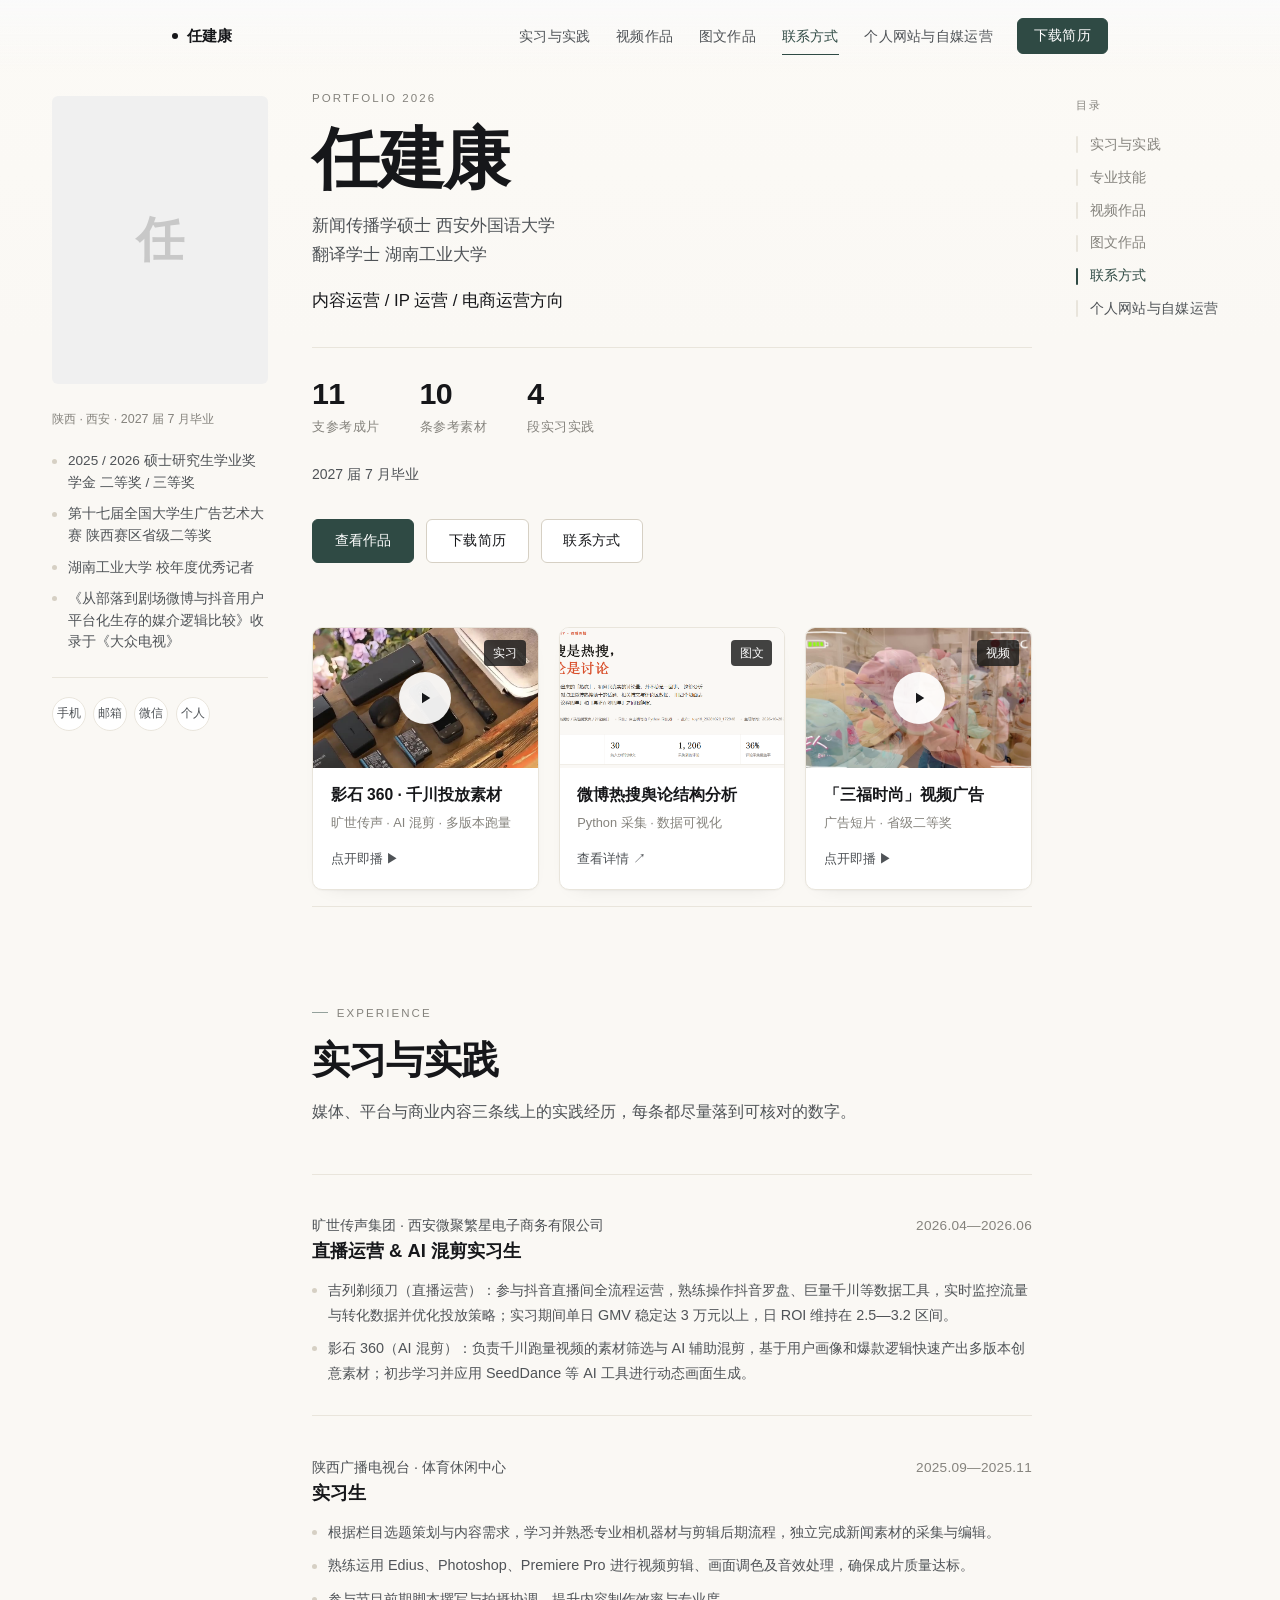
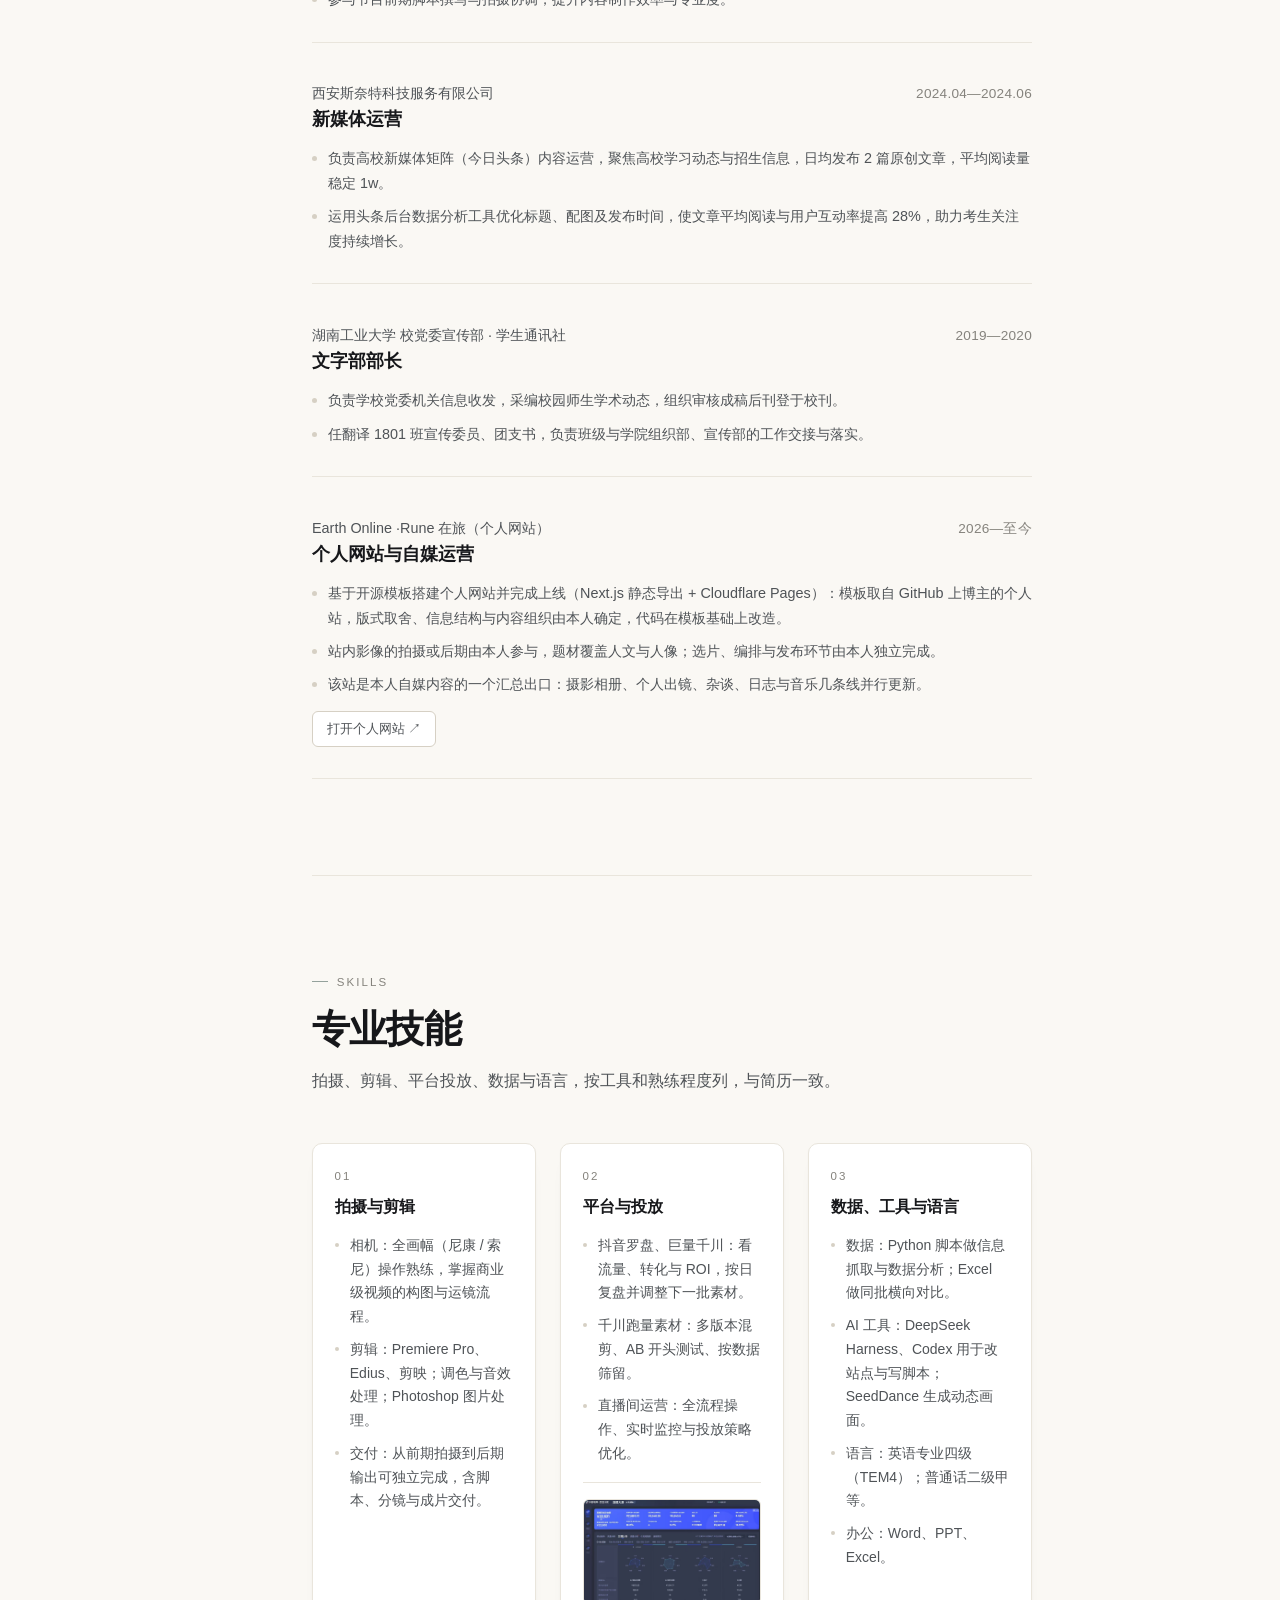
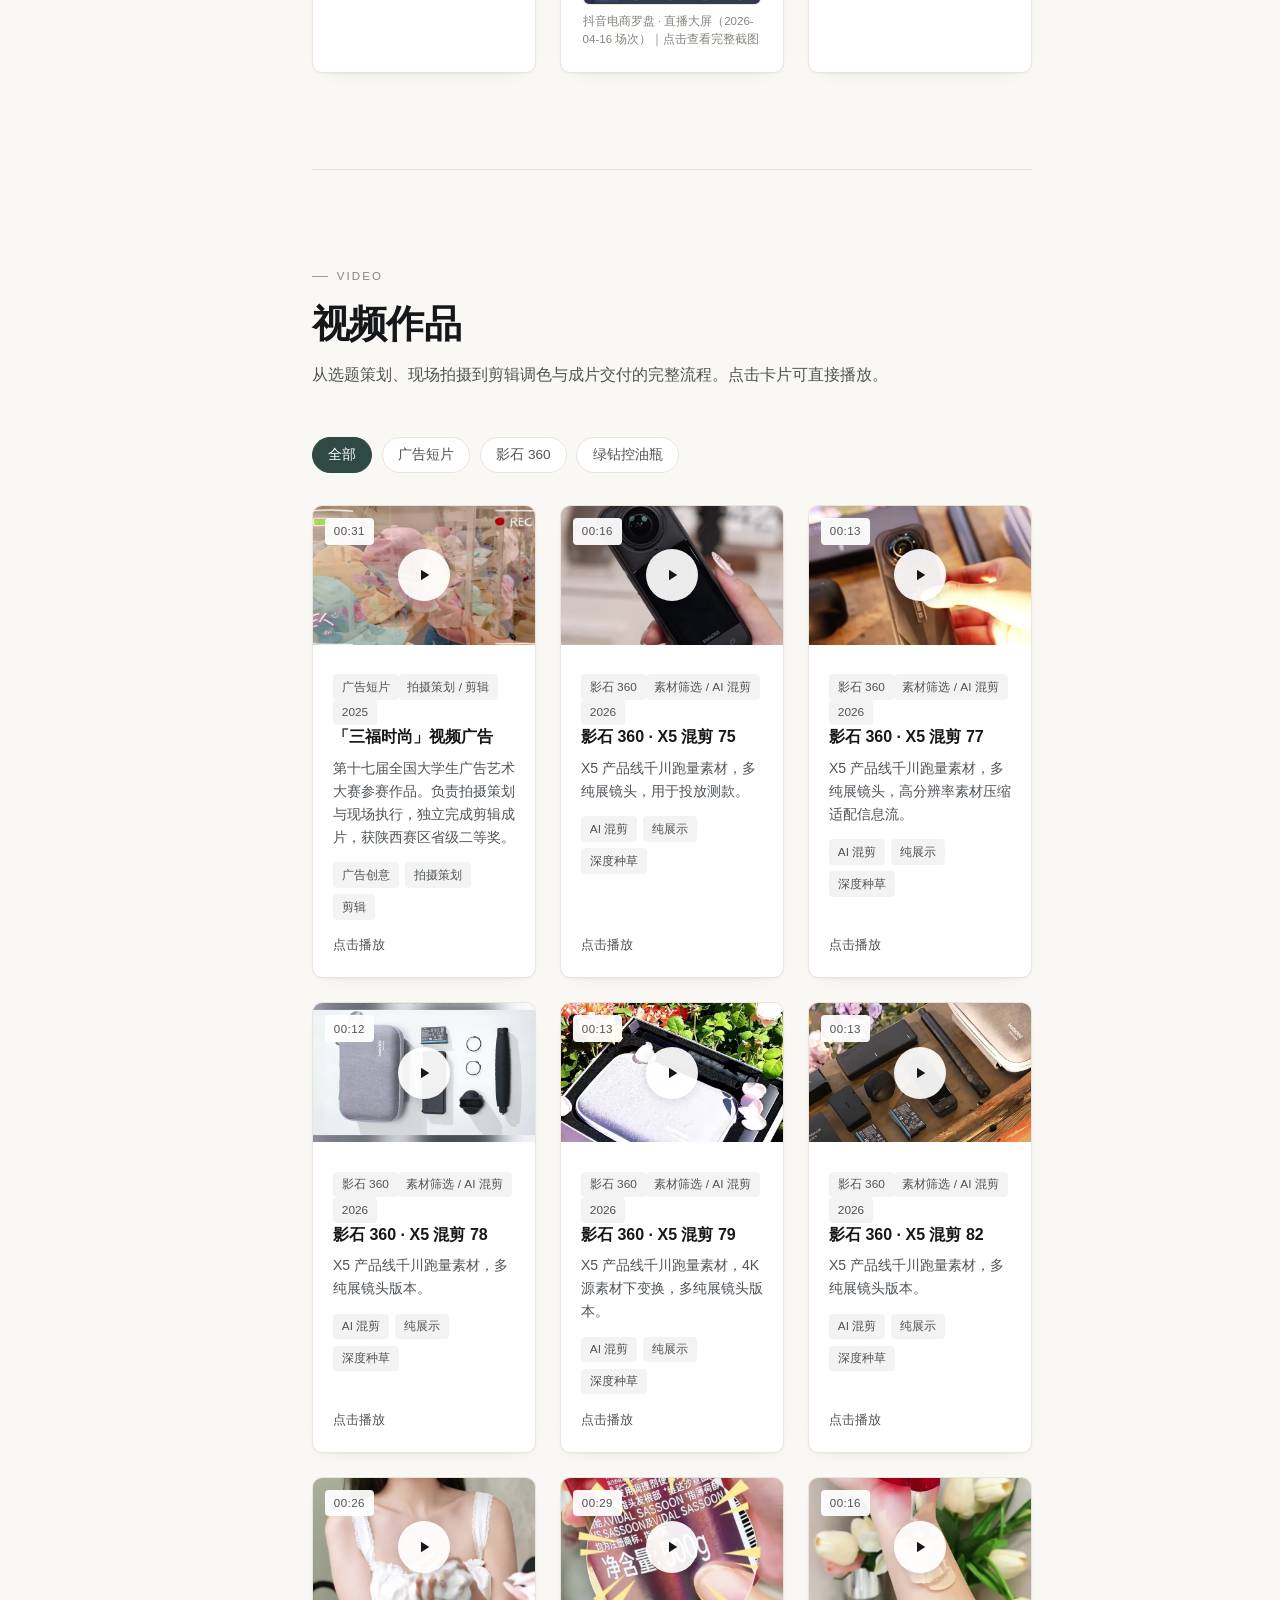
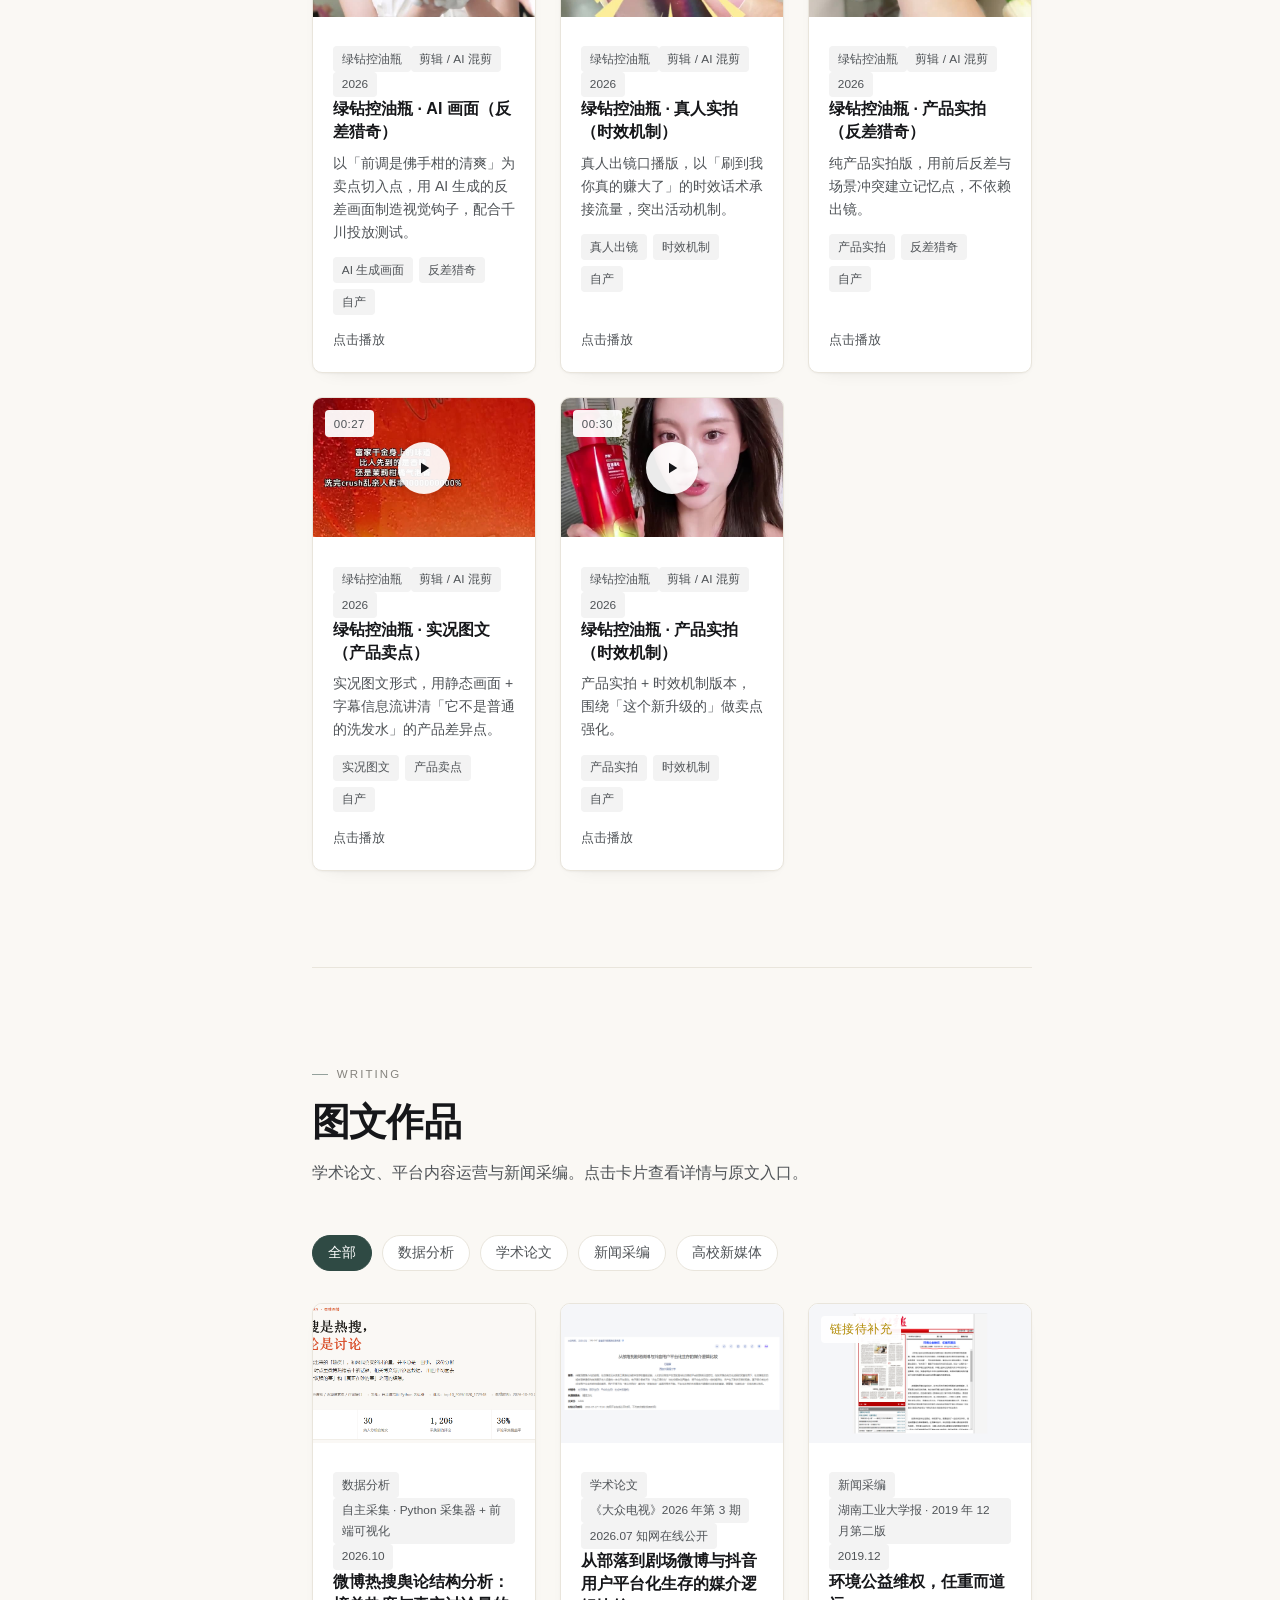
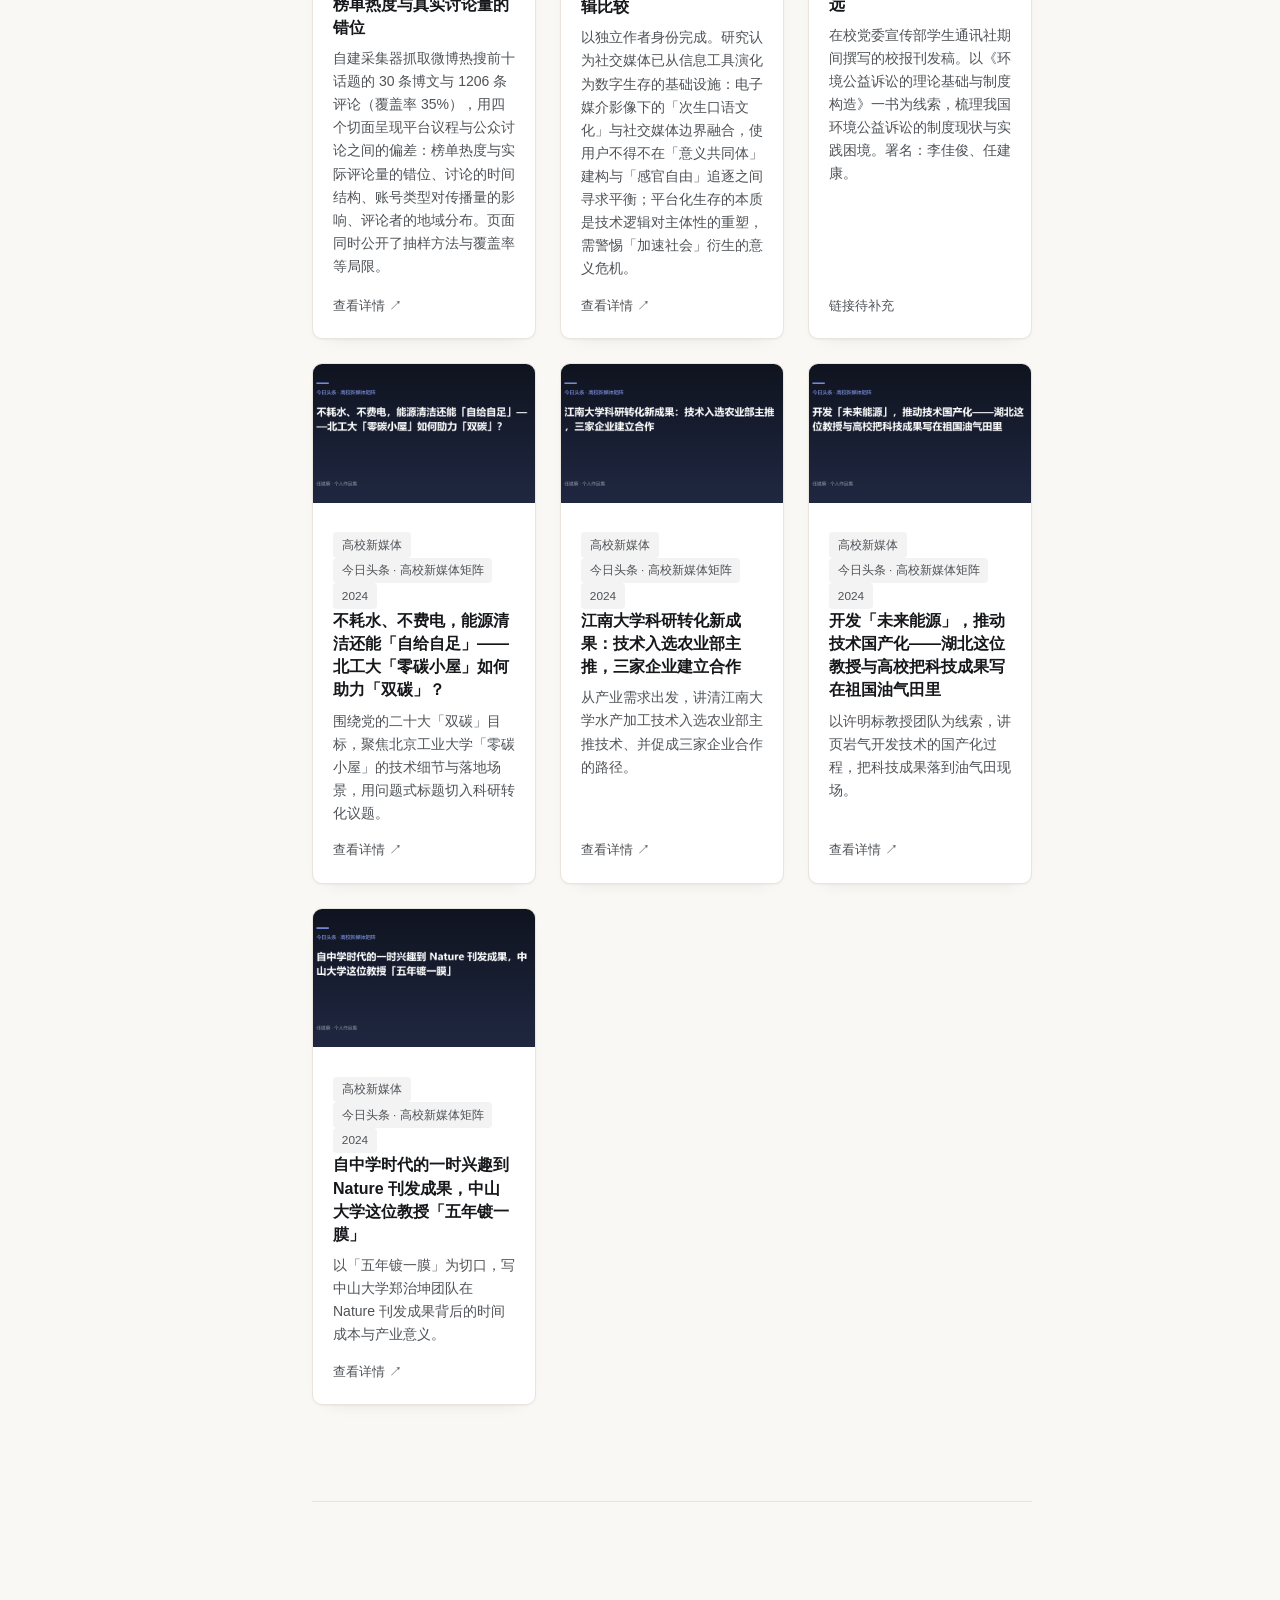
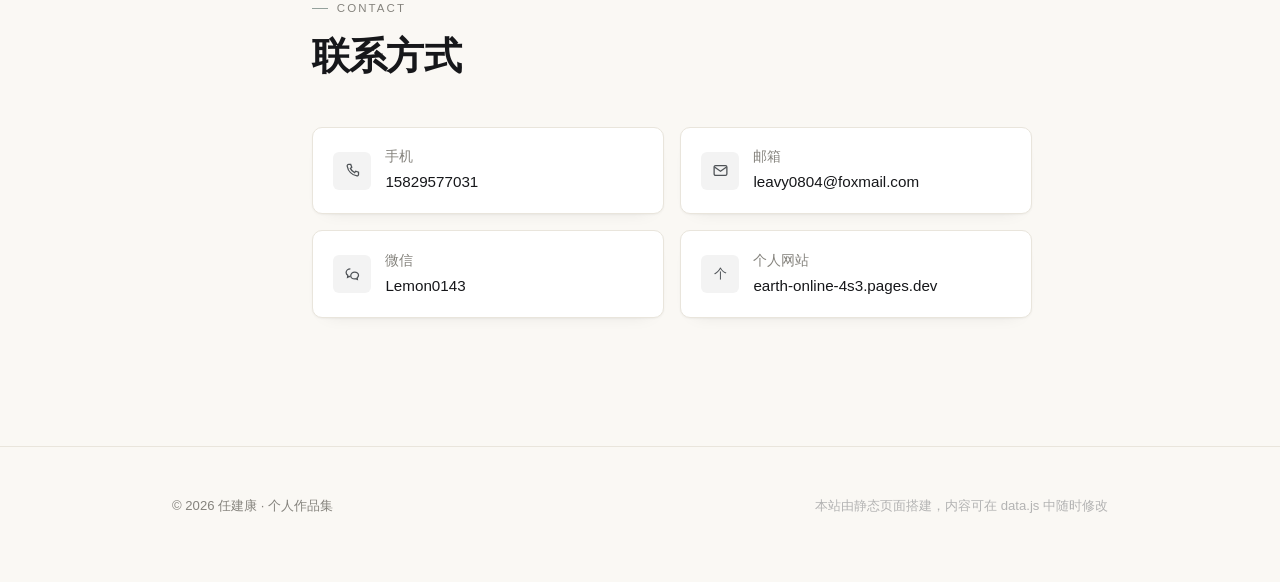
<file: index.html>
<!DOCTYPE html>
<html lang="zh-CN">
<head>
  <meta charset="UTF-8" />
  <meta name="viewport" content="width=device-width, initial-scale=1" />
  <meta name="theme-color" content="#fafafa" />
  <title>个人作品集</title>
  <meta name="description" content="新闻传播学硕士个人作品集：视频作品、图文作品与联系方式。" />
  <link rel="stylesheet" href="assets/css/style.css" />
</head>
<body>
  <a class="skip-link" href="#main">跳到主要内容</a>

  <!-- ============ 顶部导航 ============ -->
  <header class="site-header">
    <div class="wrap header__inner">
      <a class="brand" href="#top">
        <span class="brand__dot" aria-hidden="true"></span>
        <span id="brand-name">作品集</span>
      </a>
      <nav class="nav" id="nav" aria-label="主导航"></nav>
      <div class="header__actions">
        <a class="btn btn--primary btn--sm" id="header-resume" href="#" hidden>下载简历</a>
        <button class="nav-toggle" id="nav-toggle" type="button" aria-label="展开导航" aria-expanded="false" aria-controls="nav">
          <span></span><span></span><span></span>
        </button>
      </div>
    </div>
  </header>

  <!-- ============ 三栏骨架：左档案 / 中内容 / 右目录 ============ -->
  <div class="shell wrap">

    <!-- 左栏：常驻个人档案（滚动时固定在原位） -->
    <aside class="rail rail--left" aria-label="个人档案">
      <div class="profile">
        <div class="avatar" id="hero-avatar" aria-hidden="true"></div>
        <p class="profile__meta" id="rail-meta"></p>
        <ul class="highlights" id="hero-highlights"></ul>
        <div class="profile__links" id="rail-links"></div>
      </div>
    </aside>

    <!-- 中栏：正文 -->
    <main id="main">

      <!-- 首屏 -->
      <section class="hero" id="top">
        <div class="hero__text">
          <p class="eyebrow" id="hero-eyebrow"></p>
          <h1 class="hero__name" id="hero-name"></h1>
          <p class="hero__title" id="hero-title"></p>
          <p class="hero__tagline" id="hero-tagline"></p>
          <div class="hero__metrics" id="hero-metrics" hidden></div>
          <p class="hero__avail" id="hero-avail" hidden></p>
          <div class="hero__actions" id="hero-actions"></div>
        </div>

        <!-- 三个快捷入口：视频 / 图文 / 实习（内容在 data.js 的 heroJumps 里改） -->
        <div class="hero__jumps" id="hero-jumps" hidden>
          <div class="hero__jumps-grid" id="hero-jumps-grid"></div>
        </div>
      </section>

      <!-- 实习与实践（放在最前：有结果、有数据，是运营岗最先看的东西） -->
      <section class="section" id="experience" hidden>
        <header class="section__head">
          <p class="kicker" id="experience-kicker"></p>
          <h2 class="section__title" id="experience-title"></h2>
          <p class="section__desc" id="experience-desc"></p>
        </header>
        <div class="timeline" id="experience-list"></div>
      </section>

      <!-- 方法与工具（这一节是给运营 / 准产品岗看的：你怎么判断、怎么复盘） -->
      <section class="section" id="method" hidden>
        <header class="section__head">
          <p class="kicker" id="method-kicker"></p>
          <h2 class="section__title" id="method-title"></h2>
          <p class="section__desc" id="method-desc"></p>
        </header>
        <div class="methods" id="method-list"></div>
      </section>

      <!-- 视频作品 -->
      <section class="section" id="video" hidden>
        <header class="section__head">
          <p class="kicker" id="video-kicker"></p>
          <h2 class="section__title" id="video-title"></h2>
          <p class="section__desc" id="video-desc"></p>
        </header>
        <div class="chips" id="video-chips" hidden></div>
        <div class="grid" id="video-grid"></div>
      </section>

      <!-- 图文作品 -->
      <section class="section" id="article" hidden>
        <header class="section__head">
          <p class="kicker" id="article-kicker"></p>
          <h2 class="section__title" id="article-title"></h2>
          <p class="section__desc" id="article-desc"></p>
        </header>
        <div class="chips" id="article-chips" hidden></div>
        <div class="grid" id="article-grid"></div>
      </section>

      <!-- 联系方式 -->
      <section class="section" id="contact">
        <header class="section__head">
          <p class="kicker" id="contact-kicker"></p>
          <h2 class="section__title" id="contact-title"></h2>
          <p class="section__desc" id="contact-desc"></p>
        </header>
        <div class="socials" id="socials"></div>
      </section>

    </main>

    <!-- 右栏：页内目录（滚动时高亮当前板块） -->
    <aside class="rail rail--right" aria-label="页内目录">
      <nav class="index" id="index"></nav>
    </aside>

  </div>

  <footer class="site-footer">
    <div class="wrap footer__inner">
      <span id="footer-text"></span>
      <span class="footer__hint">本站由静态页面搭建，内容可在 data.js 中随时修改</span>
    </div>
  </footer>

  <!-- ============ 图片放大层（点击技能卡里的数据图） ============ -->
  <div class="lightbox" id="lightbox" hidden>
    <div class="lightbox__backdrop" data-lightbox-close></div>
    <figure class="lightbox__panel">
      <img id="lightbox-img" alt="" />
      <figcaption id="lightbox-cap"></figcaption>
      <button class="lightbox__close" type="button" data-lightbox-close aria-label="关闭">✕</button>
    </figure>
  </div>

  <!-- ============ 个人网站内嵌层（点导航里的「个人网站」时打开，不跳走） ============ -->
  <div class="embed" id="embed" hidden>
    <div class="embed__backdrop" data-embed-close></div>
    <div class="embed__panel" role="dialog" aria-modal="true" aria-label="个人网站">
      <div class="embed__bar">
        <span class="embed__title">Earth Online ·Rune 在旅</span>
        <a class="embed__ext" id="embed-ext" href="https://earth-online-4s3.pages.dev/" target="_blank" rel="noopener">新标签打开 ↗</a>
        <button class="embed__close" type="button" data-embed-close aria-label="关闭">✕</button>
      </div>
      <iframe class="embed__frame" id="embed-frame" title="个人网站" loading="lazy" referrerpolicy="no-referrer"></iframe>
    </div>
  </div>

  <!-- ============ 作品弹层（视频播放 / 作品详情） ============ -->
  <div class="modal" id="modal" hidden>
    <div class="modal__backdrop" data-close></div>
    <div class="modal__panel" role="dialog" aria-modal="true" aria-label="作品详情">
      <button class="modal__close" type="button" data-close aria-label="关闭">✕</button>
      <div class="modal__media" id="modal-media" hidden></div>
      <div class="modal__content" id="modal-content"></div>
    </div>
  </div>

  <noscript>
    <p style="padding:24px;text-align:center">本页内容由 JavaScript 渲染，请在浏览器中启用 JavaScript。</p>
  </noscript>

  <script src="assets/js/data.js"></script>
  <script src="assets/js/main.js"></script>
  <script>
    /* 侧栏与页内目录：只补 data.js 里已有、main.js 没往这两处填的内容 */
    (function () {
      var D = window.PORTFOLIO_DATA || {};
      var P = D.profile || {};
      var S = D.site || {};

      var metaEl = document.getElementById('rail-meta');
      if (metaEl) {
        var meta = [];
        if (P.location) meta.push(P.location);
        if (P.availability) meta.push(P.availability);
        metaEl.textContent = meta.join(' · ');
      }

      /* 左栏底部的联系方式小图标 */
      var linksEl = document.getElementById('rail-links');
      if (linksEl) {
        var socials = Array.isArray(D.socials) ? D.socials : [];
        socials.forEach(function (s) {
          var a = document.createElement(s.url ? 'a' : 'span');
          a.className = 'profile__link';
          a.textContent = String(s.name || '').slice(0, 2);
          if (s.url) a.href = s.url;
          if (s.name) a.title = s.name + '：' + (s.handle || '');
          linksEl.appendChild(a);
        });
      }

      /* 图片放大层 */
      var lb = document.getElementById('lightbox');
      var lbImg = document.getElementById('lightbox-img');
      var lbCap = document.getElementById('lightbox-cap');

      function openLightbox(src, caption) {
        if (!lb) return;
        lbImg.src = src;
        lbImg.alt = caption || '';
        lbCap.textContent = caption || '';
        lb.hidden = false;
        document.body.style.overflow = 'hidden';
      }

      function closeLightbox() {
        if (!lb) return;
        lb.hidden = true;
        document.body.style.overflow = '';
      }

      if (lb) {
        lb.querySelectorAll('[data-lightbox-close]').forEach(function (b) {
          b.addEventListener('click', closeLightbox);
        });
        document.addEventListener('keydown', function (e) {
          if (e.key === 'Escape' && !lb.hidden) closeLightbox();
        });
      }

      /* 方法与工具 / 专业技能：三块并列，内容在 data.js 的 methods 里改 */
      var methodSec = document.getElementById('method');
      var methodBox = document.getElementById('method-list');
      var methods = Array.isArray(D.methods) ? D.methods : [];
      var mCfg = (S.sections && S.sections.method) || {};
      ['kicker', 'title', 'desc'].forEach(function (k) {
        var el = document.getElementById('method-' + k);
        if (el) el.textContent = mCfg[k] || '';
      });
      if (methodSec && methodBox) {
        if (!methods.length) {
          methodSec.hidden = true;
        } else {
          methodSec.hidden = false;
          methodBox.innerHTML = '';
          methods.forEach(function (m, i) {
            var card = document.createElement('article');
            card.className = 'method';

            var no = document.createElement('span');
            no.className = 'method__no';
            no.textContent = String(i + 1).padStart(2, '0');

            var h = document.createElement('h3');
            h.className = 'method__title';
            h.textContent = m.title || '';

            card.appendChild(no);
            card.appendChild(h);

            if (Array.isArray(m.points) && m.points.length) {
              var ul = document.createElement('ul');
              ul.className = 'method__points';
              m.points.forEach(function (p) {
                var li = document.createElement('li');
                li.textContent = p;
                ul.appendChild(li);
              });
              card.appendChild(ul);
            }

            if (m.image) {
              var fig = document.createElement('figure');
              fig.className = 'method__fig';
              var img = document.createElement('img');
              img.src = m.image;
              img.alt = m.imageCaption || '数据截图';
              img.loading = 'lazy';
              img.addEventListener('click', function () { openLightbox(m.image, m.imageCaption); });
              fig.appendChild(img);
              if (m.imageCaption) {
                var cap = document.createElement('figcaption');
                cap.textContent = m.imageCaption;
                fig.appendChild(cap);
              }
              card.appendChild(fig);
            }

            methodBox.appendChild(card);
          });
        }
      }

      /* 右栏页内目录 */
      var nav = Array.isArray(S.nav) ? S.nav : [];
      var indexEl = document.getElementById('index');

      /* 个人网站：顶部导航与右栏目录各加一项（外链，新标签打开） */
      var ext = (D.profile && D.profile.site) || S.site || null;
      var extUrl = (D.profile && D.profile.site) ? D.profile.site : '';
      var extLabel = '个人网站与自媒运营';

      var topNav = document.getElementById('nav');
      if (topNav && extUrl) {
        var ea = document.createElement('a');
        ea.className = 'nav__link nav__link--ext';
        ea.href = extUrl;
        ea.target = '_blank';
        ea.rel = 'noopener';
        ea.textContent = extLabel;
        ea.addEventListener('click', openEmbed);
        topNav.appendChild(ea);
      }

      /* 内嵌层：点「个人网站」在页内打开，不跳走 */
      var embedEl = document.getElementById('embed');
      var frameEl = document.getElementById('embed-frame');
      var extLink = document.getElementById('embed-ext');

      function openEmbed(e) {
        if (!embedEl || !frameEl) return;
        if (e) e.preventDefault();
        if (!frameEl.getAttribute('src')) frameEl.setAttribute('src', extUrl);
        if (extLink && extUrl) extLink.href = extUrl;
        embedEl.hidden = false;
        document.body.style.overflow = 'hidden';
      }

      function closeEmbed() {
        if (!embedEl) return;
        embedEl.hidden = true;
        document.body.style.overflow = '';
      }

      if (embedEl) {
        embedEl.querySelectorAll('[data-embed-close]').forEach(function (b) {
          b.addEventListener('click', closeEmbed);
        });
        document.addEventListener('keydown', function (e) {
          if (e.key === 'Escape' && !embedEl.hidden) closeEmbed();
        });
      }

      if (indexEl && nav.length) {
        var title = document.createElement('p');
        title.className = 'index__title';
        title.textContent = '目录';
        indexEl.appendChild(title);

        nav.forEach(function (n) {
          var a = document.createElement('a');
          a.className = 'index__link';
          a.href = '#' + n.id;
          a.textContent = n.label;
          a.dataset.target = n.id;
          indexEl.appendChild(a);
        });

        if (extUrl) {
          var ix = document.createElement('a');
          ix.className = 'index__link index__link--ext';
          ix.href = extUrl;
          ix.target = '_blank';
          ix.rel = 'noopener';
          ix.textContent = extLabel;
          ix.addEventListener('click', openEmbed);
          indexEl.appendChild(ix);
        }

        /* 滚动高亮：顶部导航与右栏目录一起联动 */
        var links = document.querySelectorAll('#index .index__link, #nav .nav__link');
        var sections = [];
        nav.forEach(function (n) {
          var sec = document.getElementById(n.id);
          if (sec) sections.push(sec);
        });

        function setActive(id) {
          links.forEach(function (l) {
            var t = l.dataset.target || (l.getAttribute('href') || '').replace('#', '');
            l.classList.toggle('is-active', t === id);
          });
        }

        if ('IntersectionObserver' in window && sections.length) {
          var seen = {};
          var io = new IntersectionObserver(function (entries) {
            entries.forEach(function (en) {
              seen[en.target.id] = en.isIntersecting ? en.intersectionRatio : 0;
            });
            var best = null, bestV = 0;
            Object.keys(seen).forEach(function (k) {
              if (seen[k] > bestV) { bestV = seen[k]; best = k; }
            });
            if (best) setActive(best);
          }, { rootMargin: '-20% 0px -55% 0px', threshold: [0, 0.25, 0.5, 0.75, 1] });
          sections.forEach(function (s) { io.observe(s); });
        }
      }
    })();
  </script>
</body>
</html>
</file>
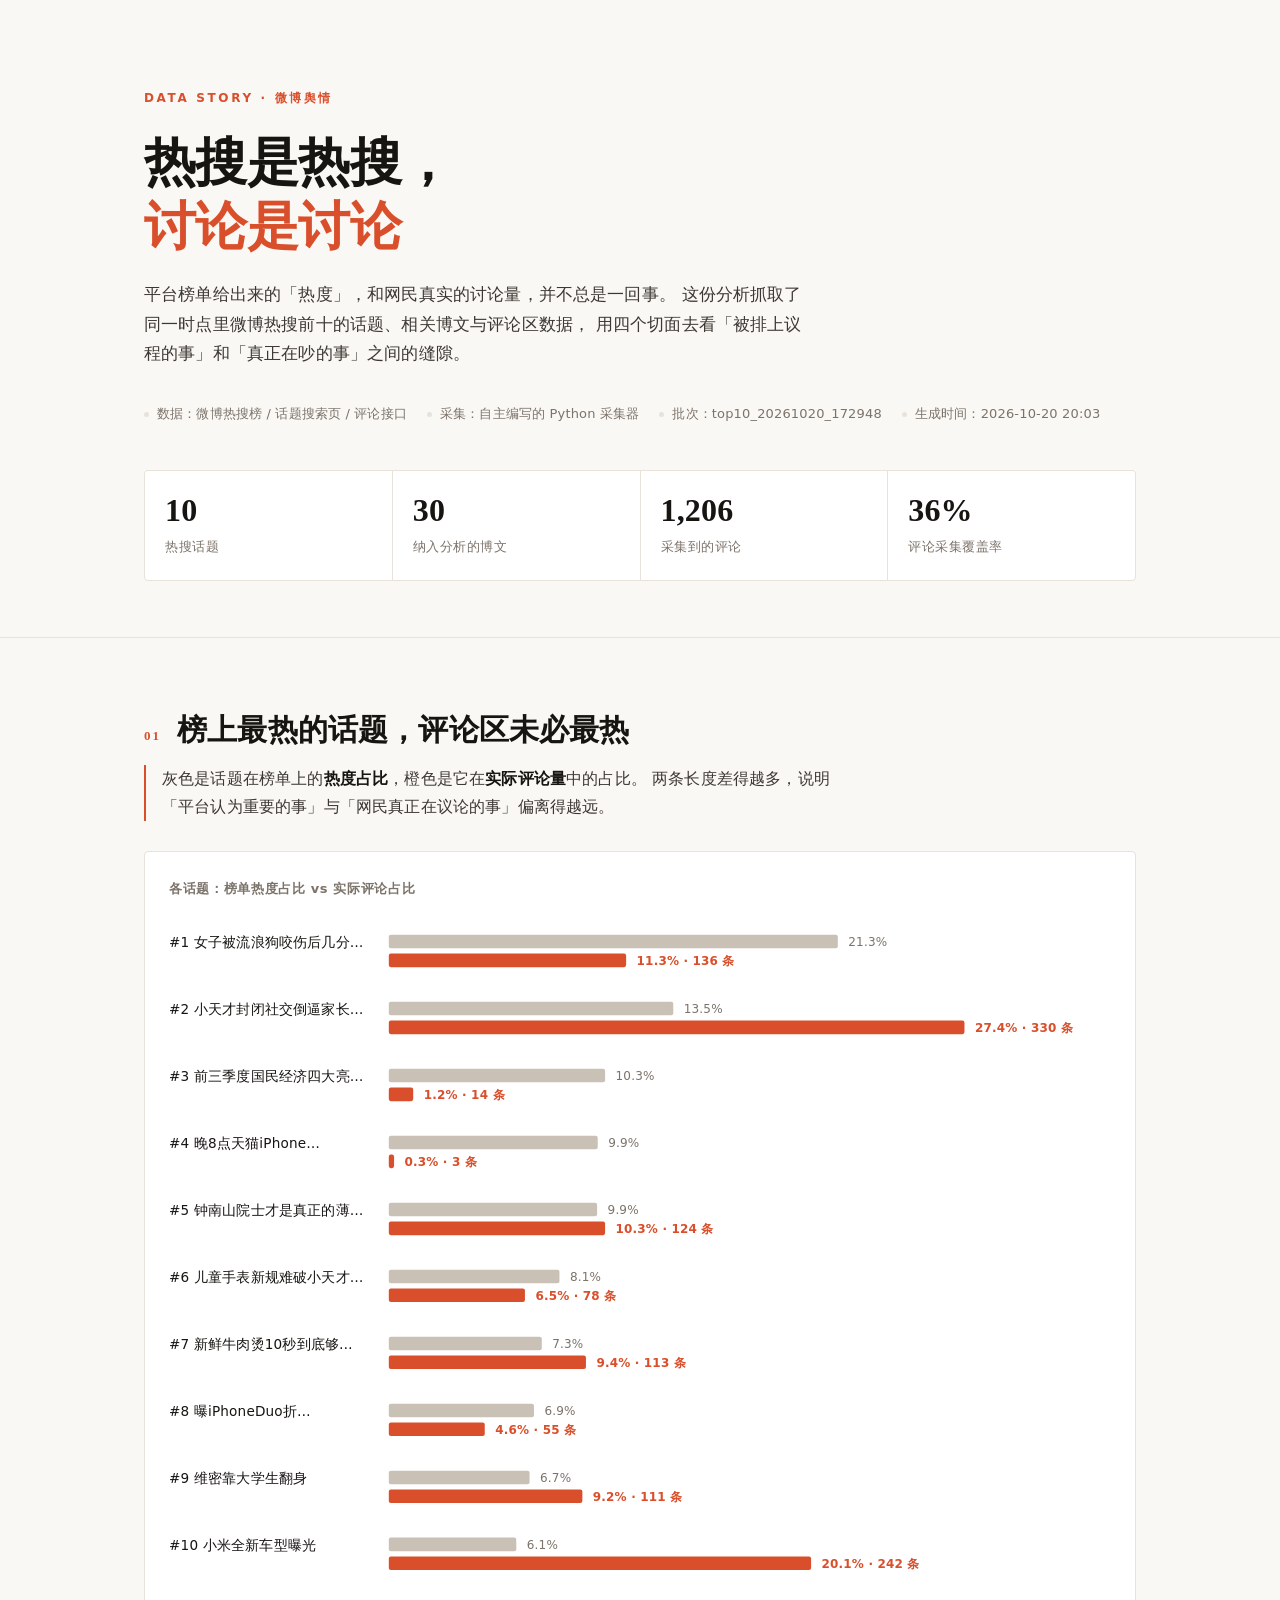
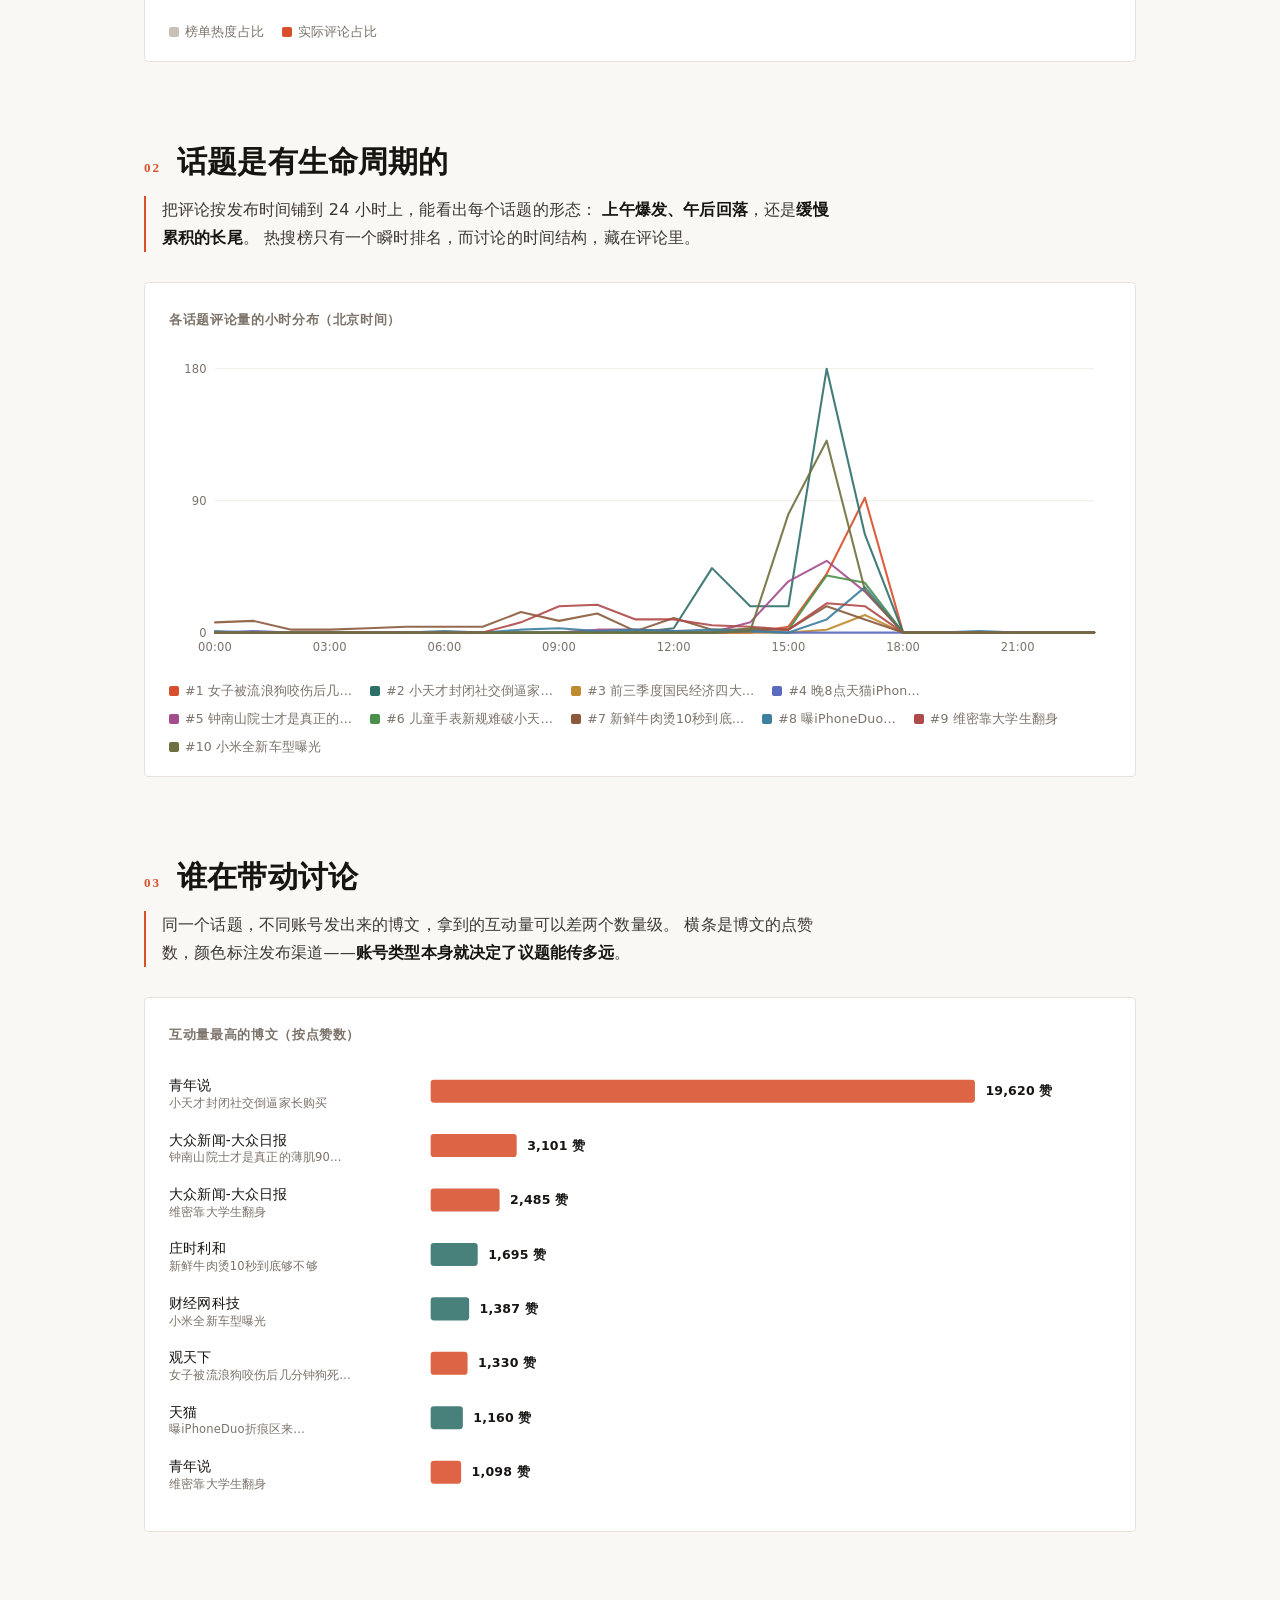
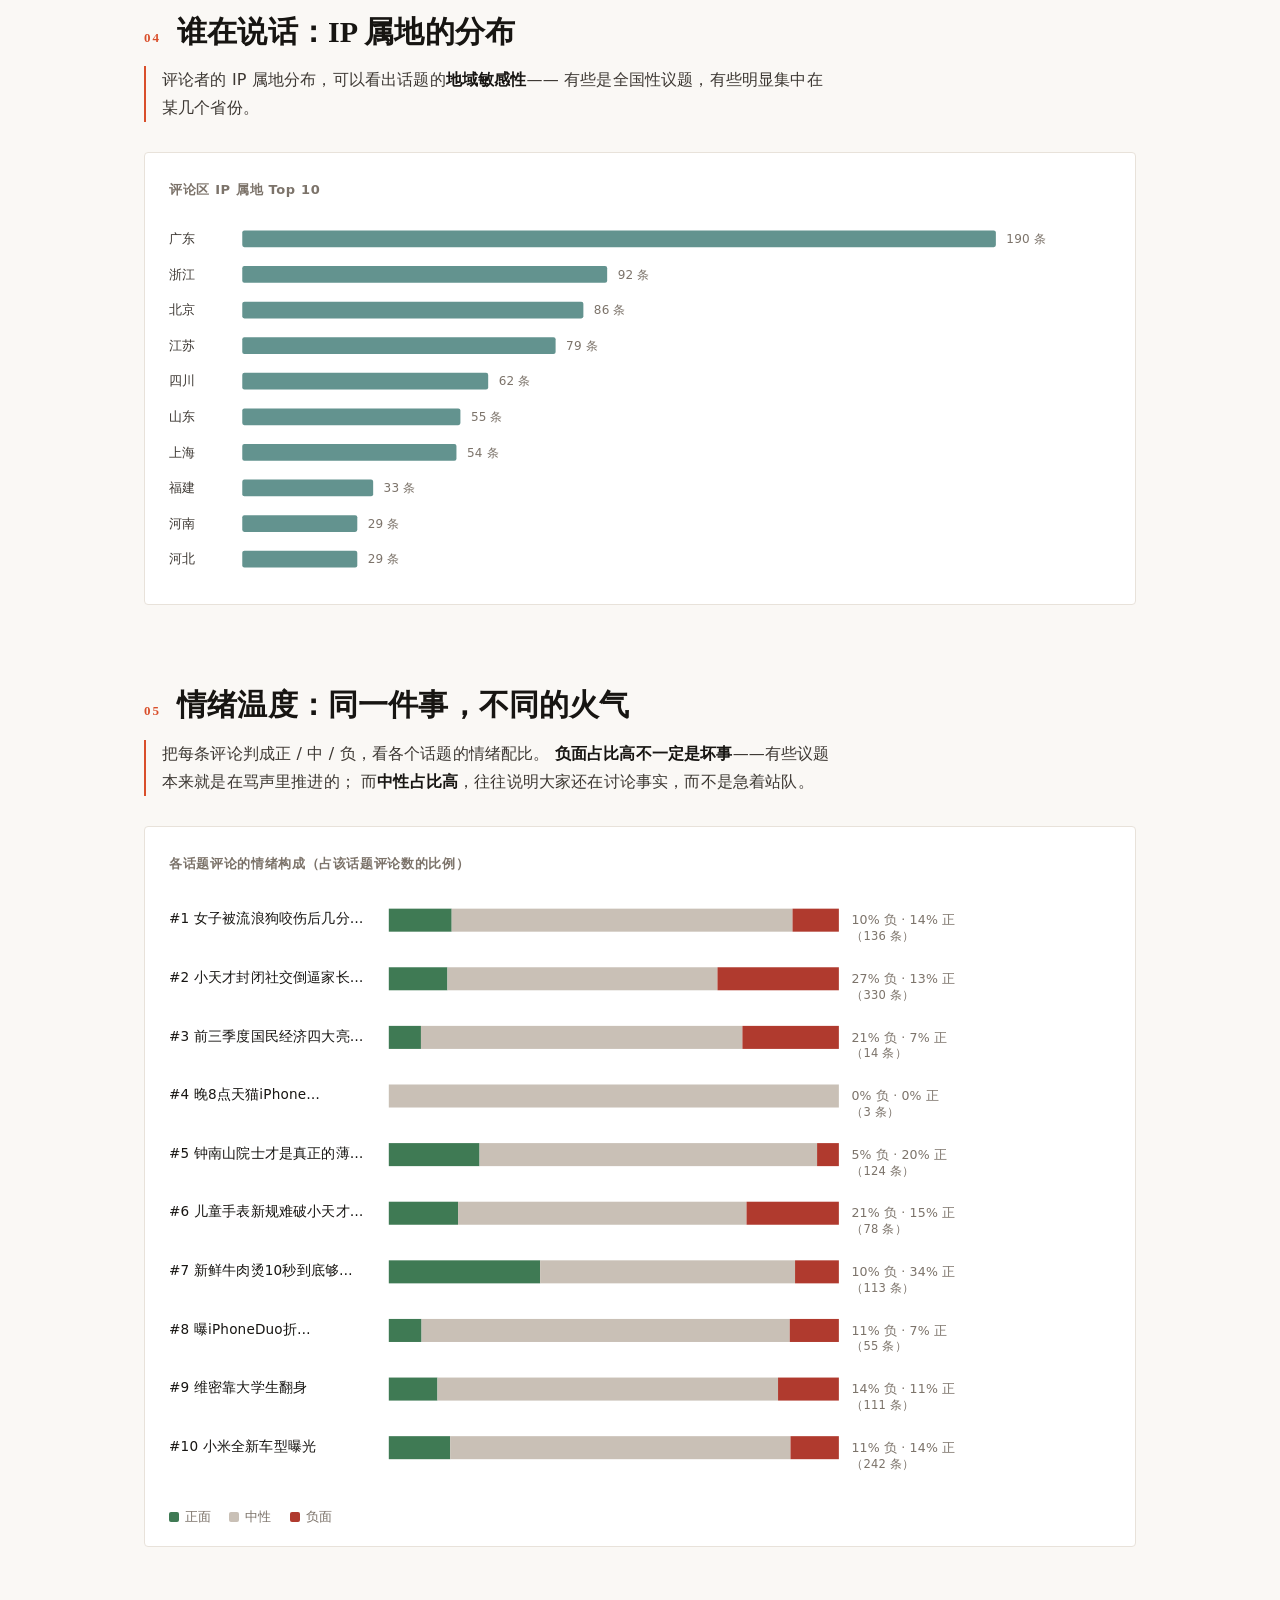
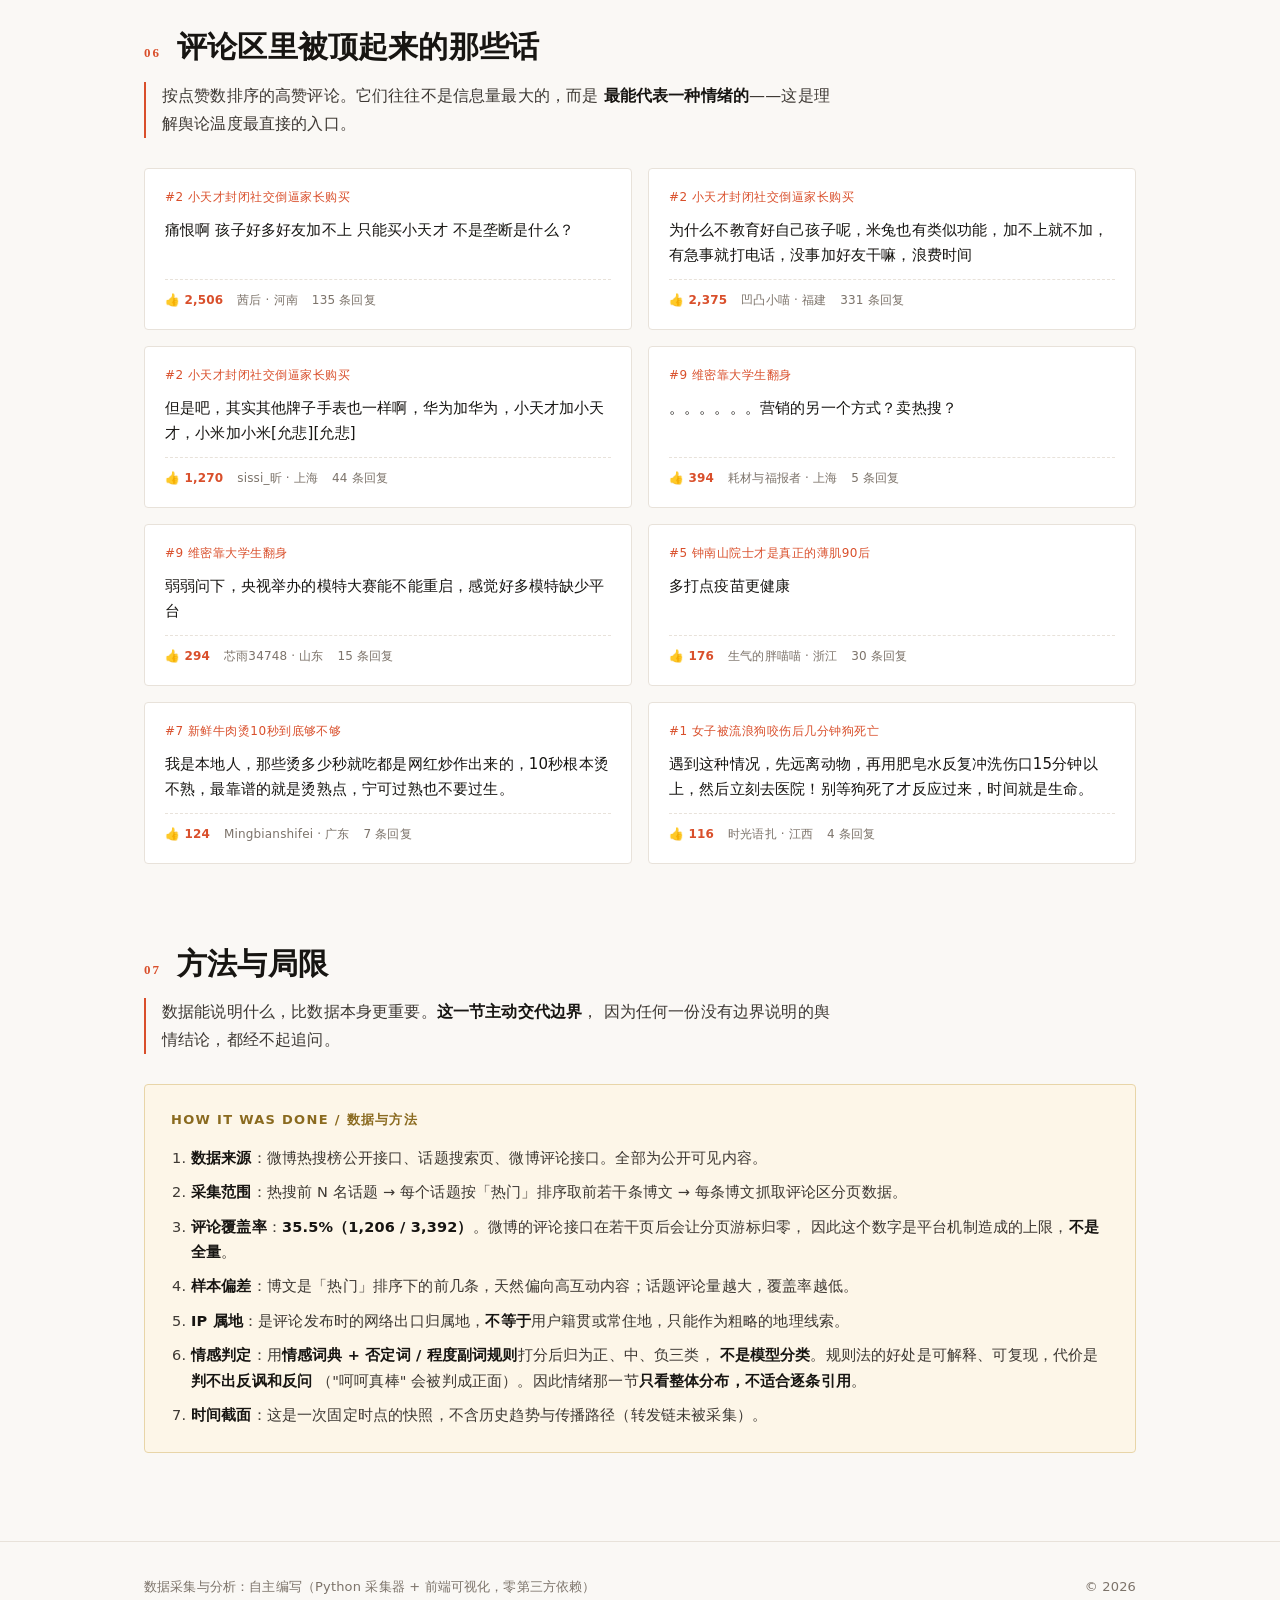
<file: weibo-insight/index.html>
<!doctype html>
<html lang="zh-CN">
<head>
<meta charset="utf-8">
<meta name="viewport" content="width=device-width, initial-scale=1">
<title>热搜是热搜，讨论是讨论 · 微博热点讨论结构分析</title>
<meta name="description" content="抓取微博热搜前十话题的博文与评论，观察平台议程与网民讨论之间的错位。">
<link rel="stylesheet" href="assets/style.css">
</head>
<body>

<header class="hero">
  <div class="wrap">
    <p class="eyebrow">Data Story · 微博舆情</p>
    <h1>热搜是热搜，<br><em>讨论是讨论</em></h1>
    <p class="lede">
      平台榜单给出来的「热度」，和网民真实的讨论量，并不总是一回事。
      这份分析抓取了同一时点里微博热搜前十的话题、相关博文与评论区数据，
      用四个切面去看「被排上议程的事」和「真正在吵的事」之间的缝隙。
    </p>
    <div class="meta">
      <span>数据：微博热搜榜 / 话题搜索页 / 评论接口</span>
      <span>采集：自主编写的 Python 采集器</span>
      <span id="meta-batch">批次：—</span>
      <span id="meta-time">生成时间：—</span>
    </div>

    <div class="kpis">
      <div class="kpi">
        <div class="num" id="kpi-topics">—</div>
        <div class="label">热搜话题</div>
      </div>
      <div class="kpi">
        <div class="num" id="kpi-posts">—</div>
        <div class="label">纳入分析的博文</div>
      </div>
      <div class="kpi">
        <div class="num" id="kpi-comments">—</div>
        <div class="label">采集到的评论</div>
      </div>
      <div class="kpi">
        <div class="num" id="kpi-coverage">—</div>
        <div class="label">评论采集覆盖率</div>
      </div>
    </div>
  </div>
</header>

<main>

  <!-- ============================================================ 01 -->
  <section class="section">
    <div class="wrap">
      <div class="section-head">
        <span class="section-num">01</span>
        <h2>榜上最热的话题，评论区未必最热</h2>
      </div>
      <p class="takeaway">
        灰色是话题在榜单上的<strong>热度占比</strong>，橙色是它在<strong>实际评论量</strong>中的占比。
        两条长度差得越多，说明「平台认为重要的事」与「网民真正在议论的事」偏离得越远。
      </p>

      <div class="card">
        <p class="card-title">各话题：榜单热度占比 vs 实际评论占比</p>
        <div id="chart-gap"><p class="empty">正在读取数据…</p></div>
        <div class="legend">
          <span><i style="background:#c9c0b6"></i>榜单热度占比</span>
          <span><i style="background:#d94f2b"></i>实际评论占比</span>
        </div>
      </div>
    </div>
  </section>

  <!-- ============================================================ 02 -->
  <section class="section">
    <div class="wrap">
      <div class="section-head">
        <span class="section-num">02</span>
        <h2>话题是有生命周期的</h2>
      </div>
      <p class="takeaway">
        把评论按发布时间铺到 24 小时上，能看出每个话题的形态：
        <strong>上午爆发、午后回落</strong>，还是<strong>缓慢累积的长尾</strong>。
        热搜榜只有一个瞬时排名，而讨论的时间结构，藏在评论里。
      </p>

      <div class="card">
        <p class="card-title">各话题评论量的小时分布（北京时间）</p>
        <div id="chart-hours"><p class="empty">正在读取数据…</p></div>
        <div class="legend" id="legend-hours"></div>
      </div>
    </div>
  </section>

  <!-- ============================================================ 03 -->
  <section class="section">
    <div class="wrap">
      <div class="section-head">
        <span class="section-num">03</span>
        <h2>谁在带动讨论</h2>
      </div>
      <p class="takeaway">
        同一个话题，不同账号发出来的博文，拿到的互动量可以差两个数量级。
        横条是博文的点赞数，颜色标注发布渠道——<strong>账号类型本身就决定了议题能传多远</strong>。
      </p>

      <div class="card">
        <p class="card-title">互动量最高的博文（按点赞数）</p>
        <div id="chart-posts"><p class="empty">正在读取数据…</p></div>
      </div>
    </div>
  </section>

  <!-- ============================================================ 04 -->
  <section class="section">
    <div class="wrap">
      <div class="section-head">
        <span class="section-num">04</span>
        <h2>谁在说话：IP 属地的分布</h2>
      </div>
      <p class="takeaway">
        评论者的 IP 属地分布，可以看出话题的<strong>地域敏感性</strong>——
        有些是全国性议题，有些明显集中在某几个省份。
      </p>

      <div class="card">
        <p class="card-title">评论区 IP 属地 Top 10</p>
        <div id="chart-regions"><p class="empty">正在读取数据…</p></div>
      </div>
    </div>
  </section>

  <!-- ============================================================ 05 -->
  <section class="section">
    <div class="wrap">
      <div class="section-head">
        <span class="section-num">05</span>
        <h2>情绪温度：同一件事，不同的火气</h2>
      </div>
      <p class="takeaway">
        把每条评论判成正 / 中 / 负，看各个话题的情绪配比。
        <strong>负面占比高不一定是坏事</strong>——有些议题本来就是在骂声里推进的；
        而<strong>中性占比高</strong>，往往说明大家还在讨论事实，而不是急着站队。
      </p>

      <div class="card">
        <p class="card-title">各话题评论的情绪构成（占该话题评论数的比例）</p>
        <div id="chart-sentiment"><p class="empty">正在读取数据…</p></div>
        <div class="legend">
          <span><i style="background:#3f7a54"></i>正面</span>
          <span><i style="background:#c9c0b6"></i>中性</span>
          <span><i style="background:#b03a2e"></i>负面</span>
        </div>
      </div>
    </div>
  </section>

  <!-- ============================================================ 06 -->
  <section class="section">
    <div class="wrap">
      <div class="section-head">
        <span class="section-num">06</span>
        <h2>评论区里被顶起来的那些话</h2>
      </div>
      <p class="takeaway">
        按点赞数排序的高赞评论。它们往往不是信息量最大的，而是
        <strong>最能代表一种情绪的</strong>——这是理解舆论温度最直接的入口。
      </p>

      <div class="comments" id="comments"><p class="empty">正在读取数据…</p></div>
    </div>
  </section>

  <!-- ============================================================ 07 -->
  <section class="section">
    <div class="wrap">
      <div class="section-head">
        <span class="section-num">07</span>
        <h2>方法与局限</h2>
      </div>
      <p class="takeaway">
        数据能说明什么，比数据本身更重要。<strong>这一节主动交代边界</strong>，
        因为任何一份没有边界说明的舆情结论，都经不起追问。
      </p>

      <div class="method">
        <h3>HOW IT WAS DONE / 数据与方法</h3>
        <ol>
          <li><b>数据来源</b>：微博热搜榜公开接口、话题搜索页、微博评论接口。全部为公开可见内容。</li>
          <li><b>采集范围</b>：热搜前 N 名话题 → 每个话题按「热门」排序取前若干条博文 → 每条博文抓取评论区分页数据。</li>
          <li><b>评论覆盖率</b>：<b id="method-coverage">—</b>。微博的评论接口在若干页后会让分页游标归零，
              因此这个数字是平台机制造成的上限，<b>不是全量</b>。</li>
          <li><b>样本偏差</b>：博文是「热门」排序下的前几条，天然偏向高互动内容；话题评论量越大，覆盖率越低。</li>
          <li><b>IP 属地</b>：是评论发布时的网络出口归属地，<b>不等于</b>用户籍贯或常住地，只能作为粗略的地理线索。</li>
          <li><b>情感判定</b>：用<b>情感词典 + 否定词 / 程度副词规则</b>打分后归为正、中、负三类，
              <b>不是模型分类</b>。规则法的好处是可解释、可复现，代价是<b>判不出反讽和反问</b>
              （"呵呵真棒" 会被判成正面）。因此情绪那一节<b>只看整体分布，不适合逐条引用</b>。</li>
          <li><b>时间截面</b>：这是一次固定时点的快照，不含历史趋势与传播路径（转发链未被采集）。</li>
        </ol>
      </div>
    </div>
  </section>

</main>

<footer>
  <div class="wrap">
    <span>数据采集与分析：自主编写（Python 采集器 + 前端可视化，零第三方依赖）</span>
    <span>© 2026</span>
  </div>
</footer>

<!-- 数据先加载，再画画：这样双击 index.html 也能看（file:// 下 fetch 会被浏览器拦截） -->
<script src="data/data.js"></script>
<script src="assets/app.js"></script>
</body>
</html>
</file>
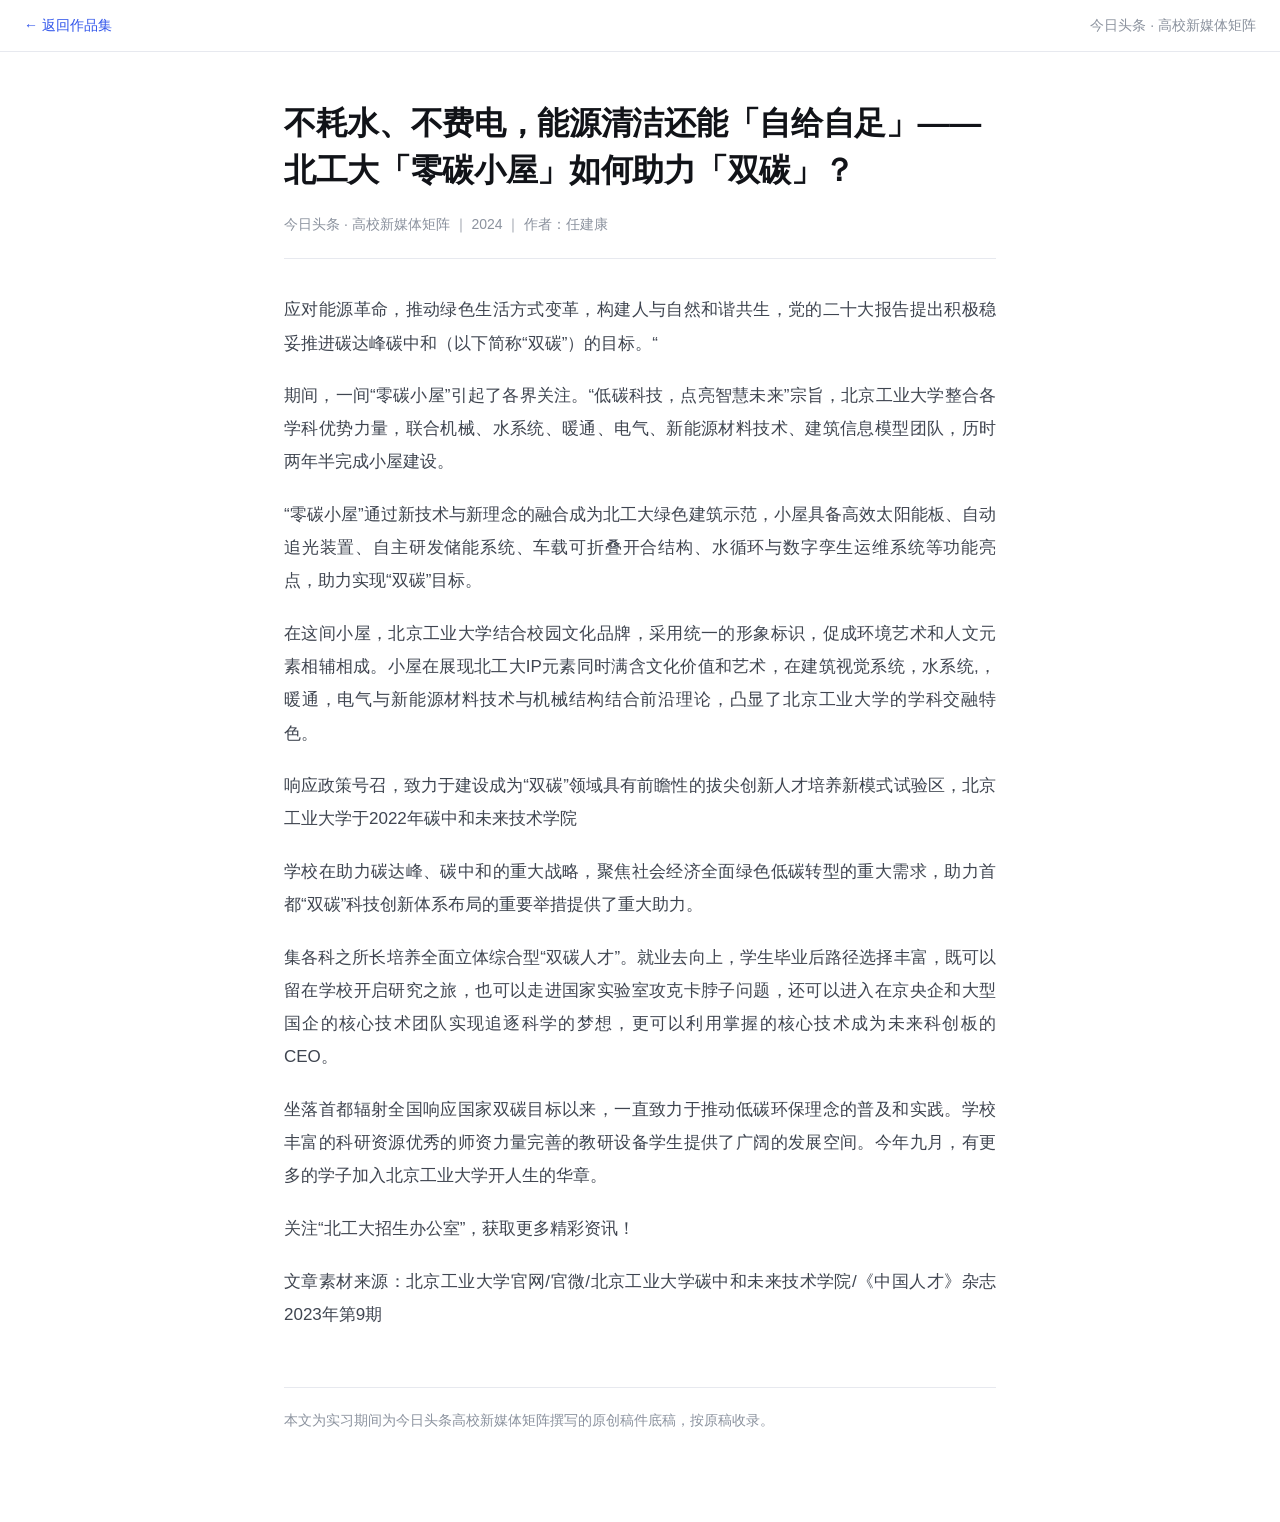
<file: assets/articles/toutiao-bjut-zero-carbon.html>
<!DOCTYPE html>
<html lang="zh-CN">
<head>
<meta charset="UTF-8" />
<meta name="viewport" content="width=device-width, initial-scale=1" />
<title>不耗水、不费电，能源清洁还能「自给自足」——北工大「零碳小屋」如何助力「双碳」？ · 任建康作品</title>
<link rel="stylesheet" href="../css/article.css" />
</head>
<body>
<header class="bar">
  <a href="../../index.html#article">← 返回作品集</a>
  <span>今日头条 · 高校新媒体矩阵</span>
</header>
<main class="container">
  <h1>不耗水、不费电，能源清洁还能「自给自足」——北工大「零碳小屋」如何助力「双碳」？</h1>
  <p class="meta">今日头条 · 高校新媒体矩阵 ｜ 2024 ｜ 作者：任建康</p>
  <div class="body">
    <p>应对能源革命，推动绿色生活方式变革，构建人与自然和谐共生，党的二十大报告提出积极稳妥推进碳达峰碳中和（以下简称“双碳”）的目标。“</p>
    <p>期间，一间“零碳小屋”引起了各界关注。“低碳科技，点亮智慧未来”宗旨，北京工业大学整合各学科优势力量，联合机械、水系统、暖通、电气、新能源材料技术、建筑信息模型团队，历时两年半完成小屋建设。</p>
    <p>“零碳小屋”通过新技术与新理念的融合成为北工大绿色建筑示范，小屋具备高效太阳能板、自动追光装置、自主研发储能系统、车载可折叠开合结构、水循环与数字孪生运维系统等功能亮点，助力实现“双碳”目标。</p>
    <p>在这间小屋，北京工业大学结合校园文化品牌，采用统一的形象标识，促成环境艺术和人文元素相辅相成。小屋在展现北工大IP元素同时满含文化价值和艺术，在建筑视觉系统，水系统,，暖通，电气与新能源材料技术与机械结构结合前沿理论，凸显了北京工业大学的学科交融特色。</p>
    <p>响应政策号召，致力于建设成为“双碳”领域具有前瞻性的拔尖创新人才培养新模式试验区，北京工业大学于2022年碳中和未来技术学院</p>
    <p>学校在助力碳达峰、碳中和的重大战略，聚焦社会经济全面绿色低碳转型的重大需求，助力首都“双碳”科技创新体系布局的重要举措提供了重大助力。</p>
    <p>集各科之所长培养全面立体综合型“双碳人才”。就业去向上，学生毕业后路径选择丰富，既可以留在学校开启研究之旅，也可以走进国家实验室攻克卡脖子问题，还可以进入在京央企和大型国企的核心技术团队实现追逐科学的梦想，更可以利用掌握的核心技术成为未来科创板的CEO。</p>
    <p>坐落首都辐射全国响应国家双碳目标以来，一直致力于推动低碳环保理念的普及和实践。学校丰富的科研资源优秀的师资力量完善的教研设备学生提供了广阔的发展空间。今年九月，有更多的学子加入北京工业大学开人生的华章。</p>
    <p>关注“北工大招生办公室”，获取更多精彩资讯！</p>
    <p>文章素材来源：北京工业大学官网/官微/北京工业大学碳中和未来技术学院/《中国人才》杂志2023年第9期</p>
  </div>
  <p class="foot">本文为实习期间为今日头条高校新媒体矩阵撰写的原创稿件底稿，按原稿收录。</p>
</main>
</body>
</html>
</file>
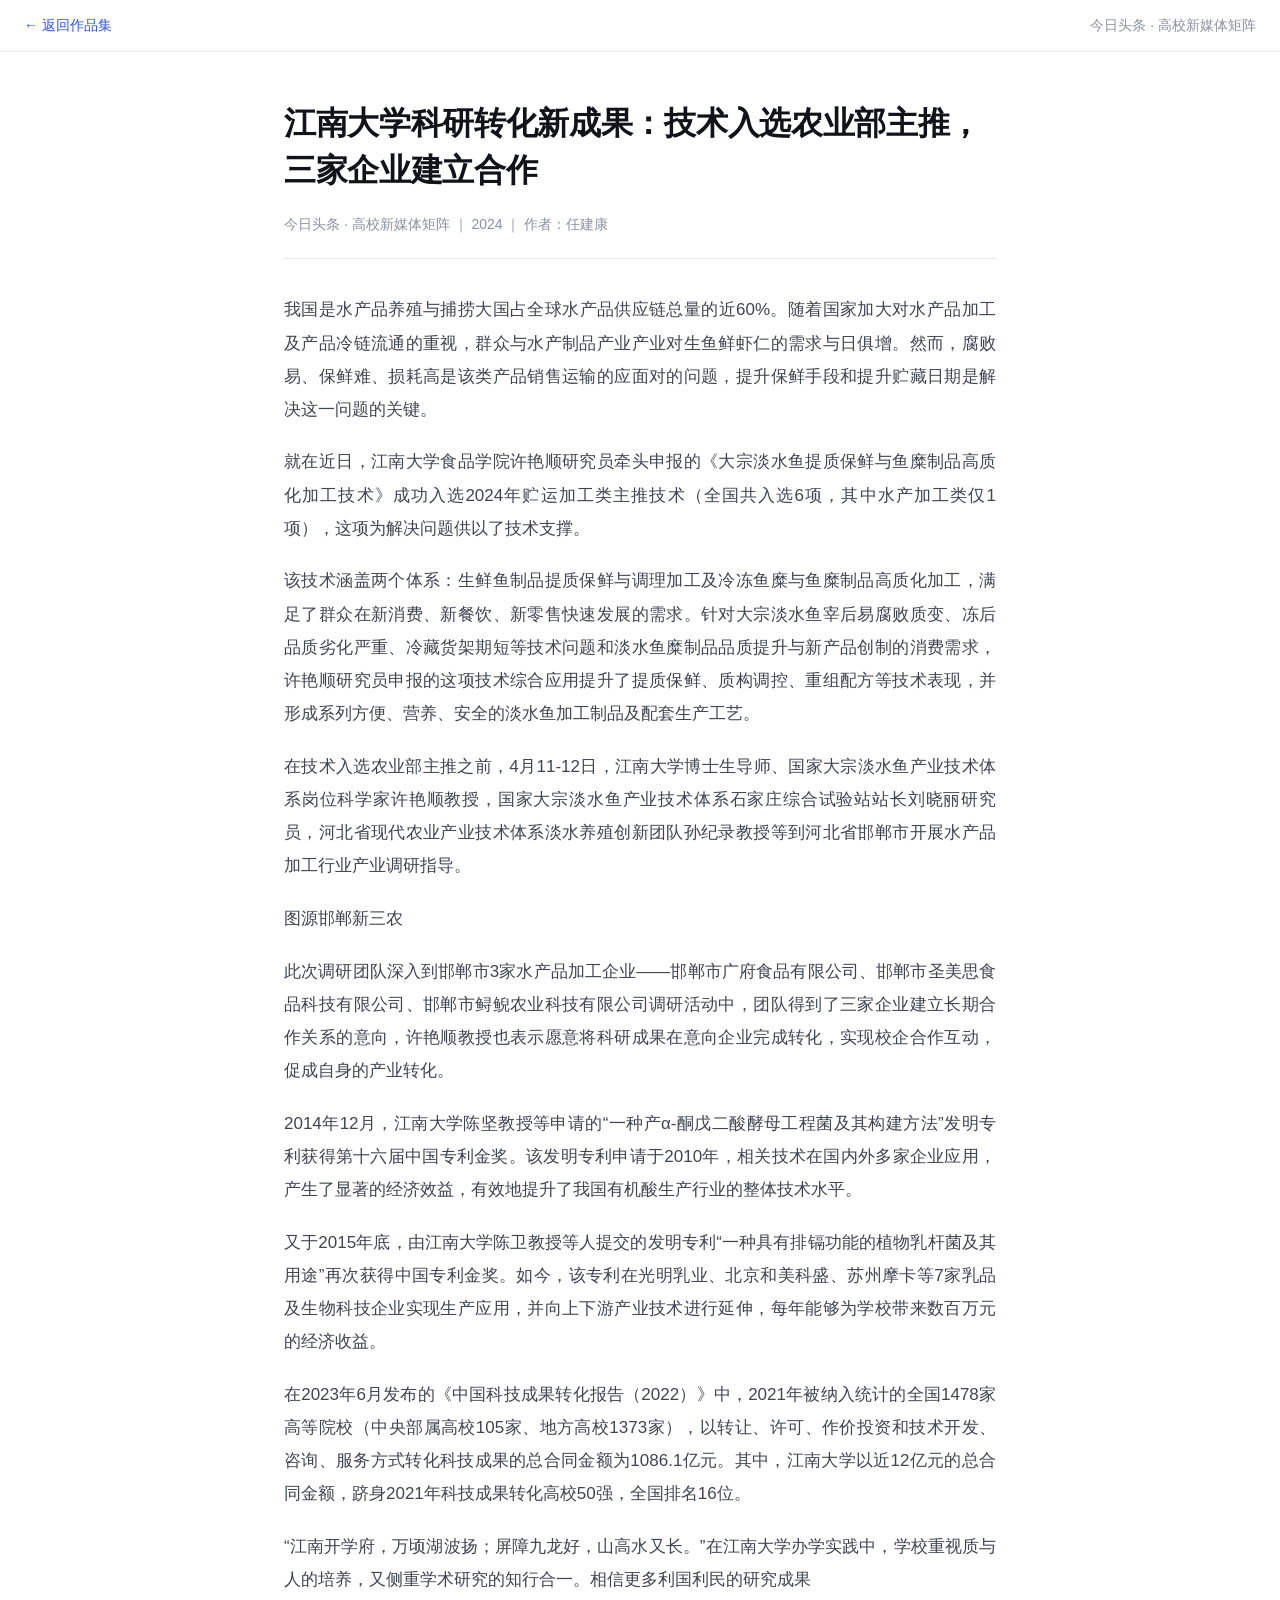
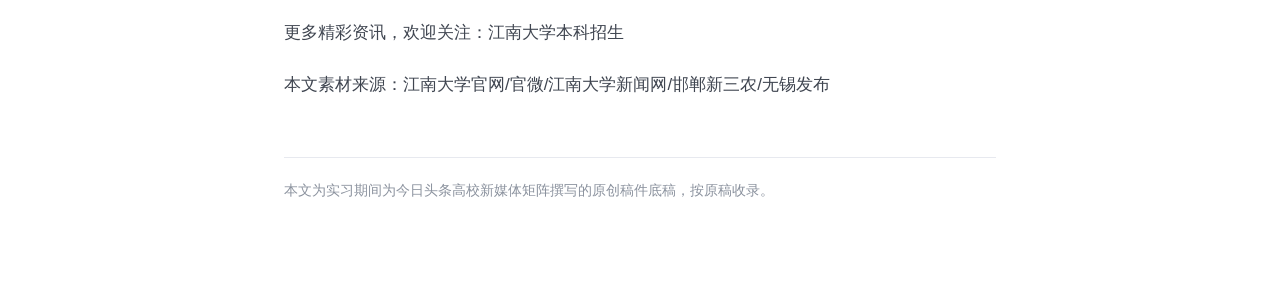
<file: assets/articles/toutiao-jiangnan-tech.html>
<!DOCTYPE html>
<html lang="zh-CN">
<head>
<meta charset="UTF-8" />
<meta name="viewport" content="width=device-width, initial-scale=1" />
<title>江南大学科研转化新成果：技术入选农业部主推，三家企业建立合作 · 任建康作品</title>
<link rel="stylesheet" href="../css/article.css" />
</head>
<body>
<header class="bar">
  <a href="../../index.html#article">← 返回作品集</a>
  <span>今日头条 · 高校新媒体矩阵</span>
</header>
<main class="container">
  <h1>江南大学科研转化新成果：技术入选农业部主推，三家企业建立合作</h1>
  <p class="meta">今日头条 · 高校新媒体矩阵 ｜ 2024 ｜ 作者：任建康</p>
  <div class="body">
    <p>我国是水产品养殖与捕捞大国占全球水产品供应链总量的近60%。随着国家加大对水产品加工及产品冷链流通的重视，群众与水产制品产业产业对生鱼鲜虾仁的需求与日俱增。然而，腐败易、保鲜难、损耗高是该类产品销售运输的应面对的问题，提升保鲜手段和提升贮藏日期是解决这一问题的关键。</p>
    <p>就在近日，江南大学食品学院许艳顺研究员牵头申报的《大宗淡水鱼提质保鲜与鱼糜制品高质化加工技术》成功入选2024年贮运加工类主推技术（全国共入选6项，其中水产加工类仅1项），这项为解决问题供以了技术支撑。</p>
    <p>该技术涵盖两个体系：生鲜鱼制品提质保鲜与调理加工及冷冻鱼糜与鱼糜制品高质化加工，满足了群众在新消费、新餐饮、新零售快速发展的需求。针对大宗淡水鱼宰后易腐败质变、冻后品质劣化严重、冷藏货架期短等技术问题和淡水鱼糜制品品质提升与新产品创制的消费需求，许艳顺研究员申报的这项技术综合应用提升了提质保鲜、质构调控、重组配方等技术表现，并形成系列方便、营养、安全的淡水鱼加工制品及配套生产工艺。</p>
    <p>在技术入选农业部主推之前，4月11-12日，江南大学博士生导师、国家大宗淡水鱼产业技术体系岗位科学家许艳顺教授，国家大宗淡水鱼产业技术体系石家庄综合试验站站长刘晓丽研究员，河北省现代农业产业技术体系淡水养殖创新团队孙纪录教授等到河北省邯郸市开展水产品加工行业产业调研指导。</p>
    <p>图源邯郸新三农</p>
    <p>此次调研团队深入到邯郸市3家水产品加工企业——邯郸市广府食品有限公司、邯郸市圣美思食品科技有限公司、邯郸市鲟鲵农业科技有限公司调研活动中，团队得到了三家企业建立长期合作关系的意向，许艳顺教授也表示愿意将科研成果在意向企业完成转化，实现校企合作互动，促成自身的产业转化。</p>
    <p>2014年12月，江南大学陈坚教授等申请的“一种产α-酮戊二酸酵母工程菌及其构建方法”发明专利获得第十六届中国专利金奖。该发明专利申请于2010年，相关技术在国内外多家企业应用，产生了显著的经济效益，有效地提升了我国有机酸生产行业的整体技术水平。</p>
    <p>又于2015年底，由江南大学陈卫教授等人提交的发明专利“一种具有排镉功能的植物乳杆菌及其用途”再次获得中国专利金奖。如今，该专利在光明乳业、北京和美科盛、苏州摩卡等7家乳品及生物科技企业实现生产应用，并向上下游产业技术进行延伸，每年能够为学校带来数百万元的经济收益。</p>
    <p>在2023年6月发布的《中国科技成果转化报告（2022）》中，2021年被纳入统计的全国1478家高等院校（中央部属高校105家、地方高校1373家），以转让、许可、作价投资和技术开发、咨询、服务方式转化科技成果的总合同金额为1086.1亿元。其中，江南大学以近12亿元的总合同金额，跻身2021年科技成果转化高校50强，全国排名16位。</p>
    <p>“江南开学府，万顷湖波扬；屏障九龙好，山高水又长。”在江南大学办学实践中，学校重视质与人的培养，又侧重学术研究的知行合一。相信更多利国利民的研究成果</p>
    <p>更多精彩资讯，欢迎关注：江南大学本科招生</p>
    <p>本文素材来源：江南大学官网/官微/江南大学新闻网/邯郸新三农/无锡发布</p>
  </div>
  <p class="foot">本文为实习期间为今日头条高校新媒体矩阵撰写的原创稿件底稿，按原稿收录。</p>
</main>
</body>
</html>
</file>
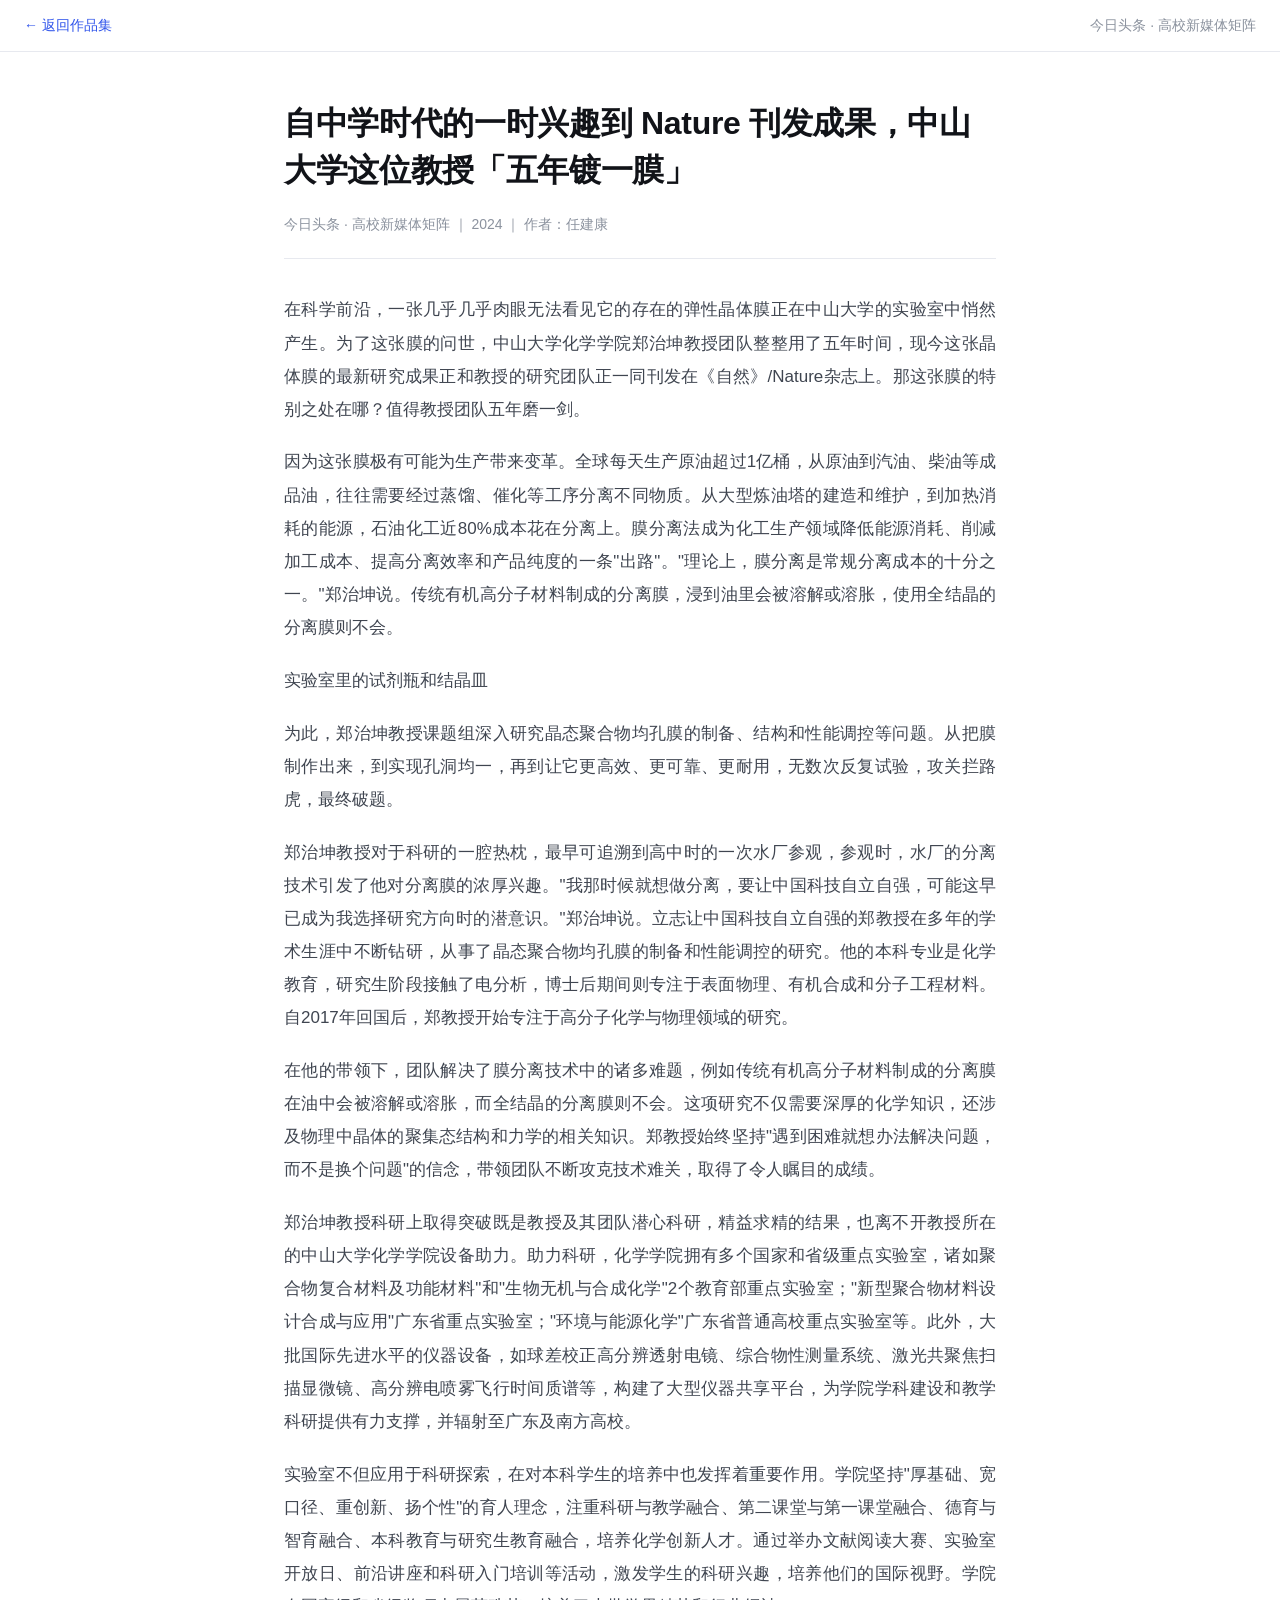
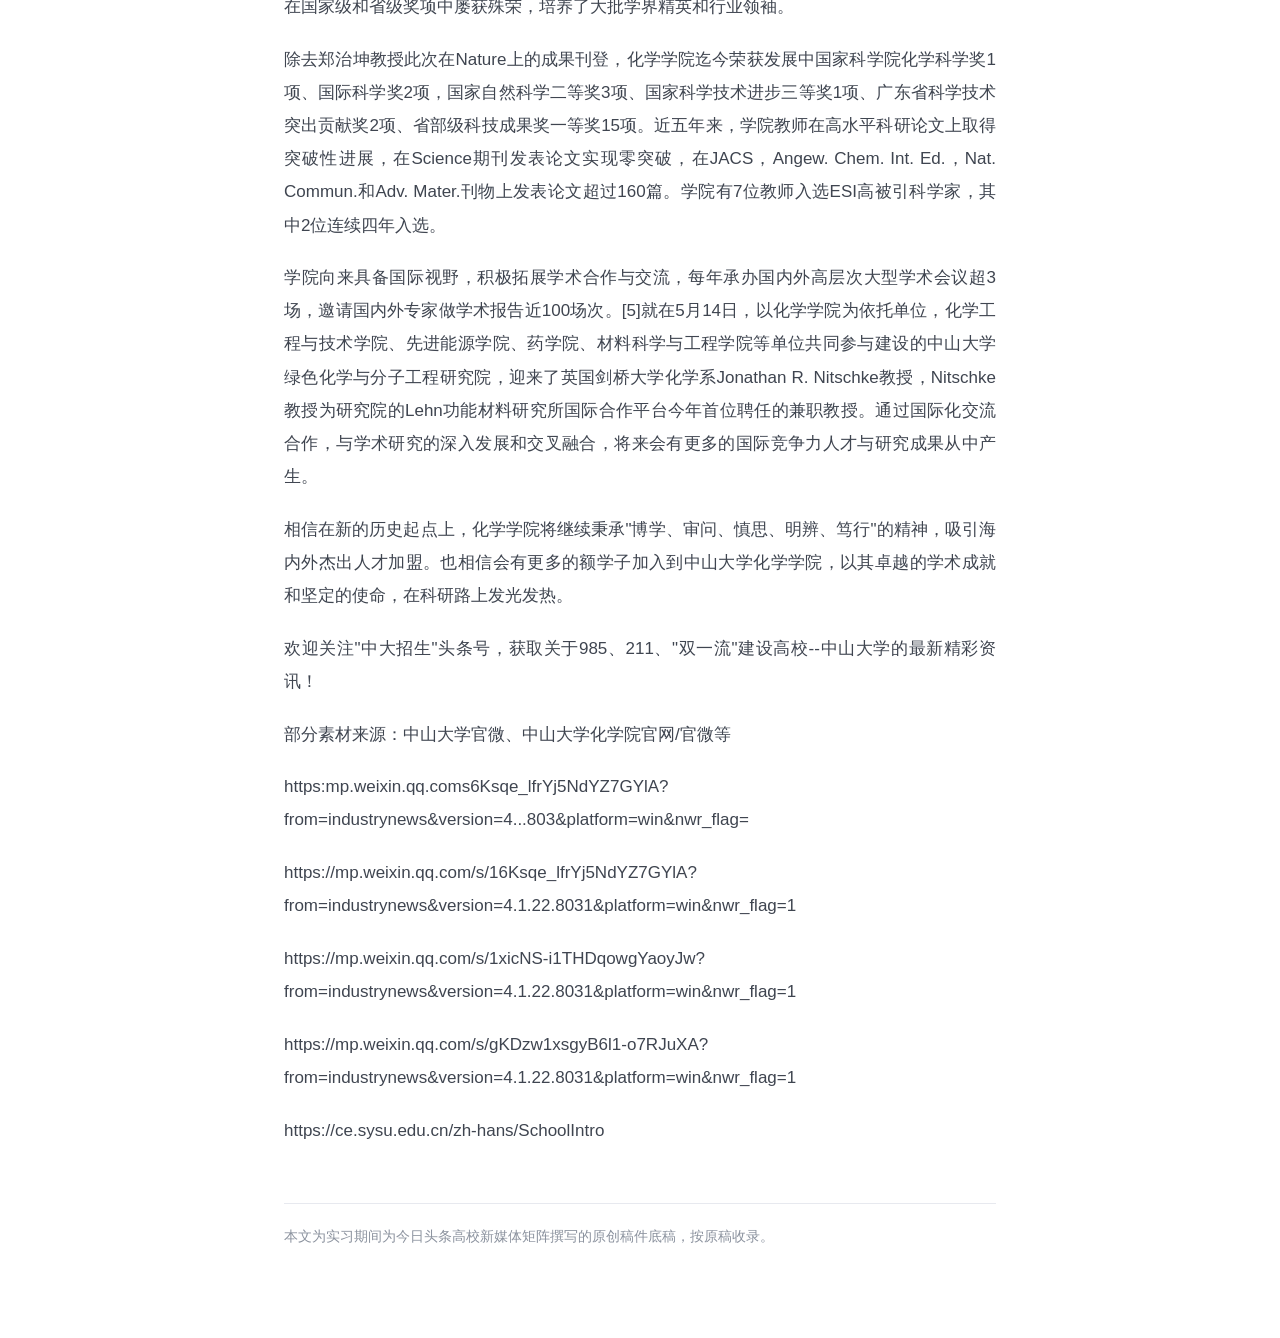
<file: assets/articles/toutiao-sysu-nature.html>
<!DOCTYPE html>
<html lang="zh-CN">
<head>
<meta charset="UTF-8" />
<meta name="viewport" content="width=device-width, initial-scale=1" />
<title>自中学时代的一时兴趣到 Nature 刊发成果，中山大学这位教授「五年镀一膜」 · 任建康作品</title>
<link rel="stylesheet" href="../css/article.css" />
</head>
<body>
<header class="bar">
  <a href="../../index.html#article">← 返回作品集</a>
  <span>今日头条 · 高校新媒体矩阵</span>
</header>
<main class="container">
  <h1>自中学时代的一时兴趣到 Nature 刊发成果，中山大学这位教授「五年镀一膜」</h1>
  <p class="meta">今日头条 · 高校新媒体矩阵 ｜ 2024 ｜ 作者：任建康</p>
  <div class="body">
    <p>在科学前沿，一张几乎几乎肉眼无法看见它的存在的弹性晶体膜正在中山大学的实验室中悄然产生。为了这张膜的问世，中山大学化学学院郑治坤教授团队整整用了五年时间，现今这张晶体膜的最新研究成果正和教授的研究团队正一同刊发在《自然》/Nature杂志上。那这张膜的特别之处在哪？值得教授团队五年磨一剑。</p>
    <p>因为这张膜极有可能为生产带来变革。全球每天生产原油超过1亿桶，从原油到汽油、柴油等成品油，往往需要经过蒸馏、催化等工序分离不同物质。从大型炼油塔的建造和维护，到加热消耗的能源，石油化工近80%成本花在分离上。膜分离法成为化工生产领域降低能源消耗、削减加工成本、提高分离效率和产品纯度的一条&quot;出路&quot;。&quot;理论上，膜分离是常规分离成本的十分之一。&quot;郑治坤说。传统有机高分子材料制成的分离膜，浸到油里会被溶解或溶胀，使用全结晶的分离膜则不会。</p>
    <p>实验室里的试剂瓶和结晶皿</p>
    <p>为此，郑治坤教授课题组深入研究晶态聚合物均孔膜的制备、结构和性能调控等问题。从把膜制作出来，到实现孔洞均一，再到让它更高效、更可靠、更耐用，无数次反复试验，攻关拦路虎，最终破题。</p>
    <p>郑治坤教授对于科研的一腔热枕，最早可追溯到高中时的一次水厂参观，参观时，水厂的分离技术引发了他对分离膜的浓厚兴趣。&quot;我那时候就想做分离，要让中国科技自立自强，可能这早已成为我选择研究方向时的潜意识。&quot;郑治坤说。立志让中国科技自立自强的郑教授在多年的学术生涯中不断钻研，从事了晶态聚合物均孔膜的制备和性能调控的研究。他的本科专业是化学教育，研究生阶段接触了电分析，博士后期间则专注于表面物理、有机合成和分子工程材料。自2017年回国后，郑教授开始专注于高分子化学与物理领域的研究。</p>
    <p>在他的带领下，团队解决了膜分离技术中的诸多难题，例如传统有机高分子材料制成的分离膜在油中会被溶解或溶胀，而全结晶的分离膜则不会。这项研究不仅需要深厚的化学知识，还涉及物理中晶体的聚集态结构和力学的相关知识。郑教授始终坚持&quot;遇到困难就想办法解决问题，而不是换个问题&quot;的信念，带领团队不断攻克技术难关，取得了令人瞩目的成绩。</p>
    <p>郑治坤教授科研上取得突破既是教授及其团队潜心科研，精益求精的结果，也离不开教授所在的中山大学化学学院设备助力。助力科研，化学学院拥有多个国家和省级重点实验室，诸如聚合物复合材料及功能材料&quot;和&quot;生物无机与合成化学&quot;2个教育部重点实验室；&quot;新型聚合物材料设计合成与应用&quot;广东省重点实验室；&quot;环境与能源化学&quot;广东省普通高校重点实验室等。此外，大批国际先进水平的仪器设备，如球差校正高分辨透射电镜、综合物性测量系统、激光共聚焦扫描显微镜、高分辨电喷雾飞行时间质谱等，构建了大型仪器共享平台，为学院学科建设和教学科研提供有力支撑，并辐射至广东及南方高校。</p>
    <p>实验室不但应用于科研探索，在对本科学生的培养中也发挥着重要作用。学院坚持&quot;厚基础、宽口径、重创新、扬个性&quot;的育人理念，注重科研与教学融合、第二课堂与第一课堂融合、德育与智育融合、本科教育与研究生教育融合，培养化学创新人才。通过举办文献阅读大赛、实验室开放日、前沿讲座和科研入门培训等活动，激发学生的科研兴趣，培养他们的国际视野。学院在国家级和省级奖项中屡获殊荣，培养了大批学界精英和行业领袖。</p>
    <p>除去郑治坤教授此次在Nature上的成果刊登，化学学院迄今荣获发展中国家科学院化学科学奖1项、国际科学奖2项，国家自然科学二等奖3项、国家科学技术进步三等奖1项、广东省科学技术突出贡献奖2项、省部级科技成果奖一等奖15项。近五年来，学院教师在高水平科研论文上取得突破性进展，在Science期刊发表论文实现零突破，在JACS，Angew. Chem. Int. Ed.，Nat. Commun.和Adv. Mater.刊物上发表论文超过160篇。学院有7位教师入选ESI高被引科学家，其中2位连续四年入选。</p>
    <p>学院向来具备国际视野，积极拓展学术合作与交流，每年承办国内外高层次大型学术会议超3场，邀请国内外专家做学术报告近100场次。[5]就在5月14日，以化学学院为依托单位，化学工程与技术学院、先进能源学院、药学院、材料科学与工程学院等单位共同参与建设的中山大学绿色化学与分子工程研究院，迎来了英国剑桥大学化学系Jonathan R. Nitschke教授，Nitschke教授为研究院的Lehn功能材料研究所国际合作平台今年首位聘任的兼职教授。通过国际化交流合作，与学术研究的深入发展和交叉融合，将来会有更多的国际竞争力人才与研究成果从中产生。</p>
    <p>相信在新的历史起点上，化学学院将继续秉承&quot;博学、审问、慎思、明辨、笃行&quot;的精神，吸引海内外杰出人才加盟。也相信会有更多的额学子加入到中山大学化学学院，以其卓越的学术成就和坚定的使命，在科研路上发光发热。</p>
    <p>欢迎关注&quot;中大招生&quot;头条号，获取关于985、211、&quot;双一流&quot;建设高校--中山大学的最新精彩资讯！</p>
    <p>部分素材来源：中山大学官微、中山大学化学院官网/官微等</p>
    <p>https:mp.weixin.qq.coms 6Ksqe_lfrYj5NdYZ7GYlA?from=industrynews&amp;version=4. .  .803 &amp;platform=win&amp;nwr_flag= </p>
    <p>https://mp.weixin.qq.com/s/16Ksqe_lfrYj5NdYZ7GYlA?from=industrynews&amp;version=4.1.22.8031&amp;platform=win&amp;nwr_flag=1</p>
    <p>https://mp.weixin.qq.com/s/1xicNS-i1THDqowgYaoyJw?from=industrynews&amp;version=4.1.22.8031&amp;platform=win&amp;nwr_flag=1</p>
    <p>https://mp.weixin.qq.com/s/gKDzw1xsgyB6l1-o7RJuXA?from=industrynews&amp;version=4.1.22.8031&amp;platform=win&amp;nwr_flag=1</p>
    <p>https://ce.sysu.edu.cn/zh-hans/SchoolIntro</p>
  </div>
  <p class="foot">本文为实习期间为今日头条高校新媒体矩阵撰写的原创稿件底稿，按原稿收录。</p>
</main>
</body>
</html>
</file>
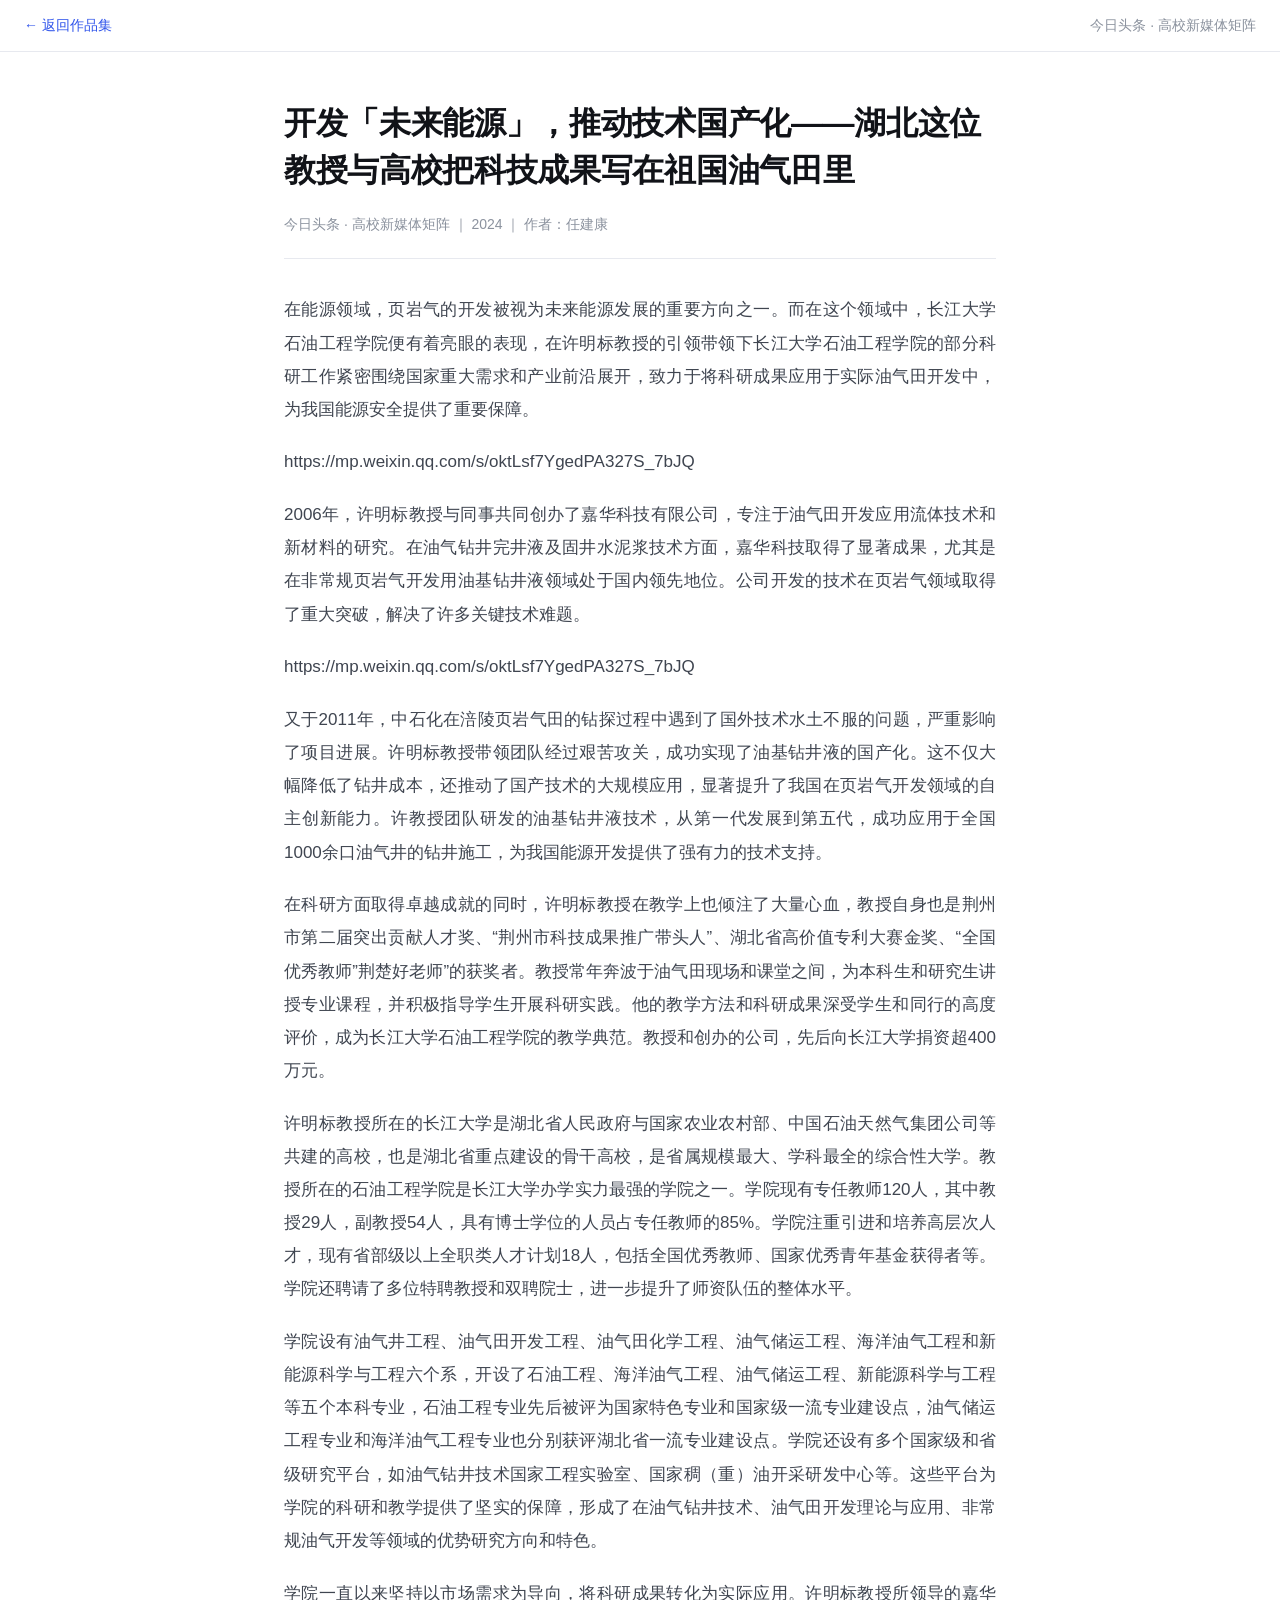
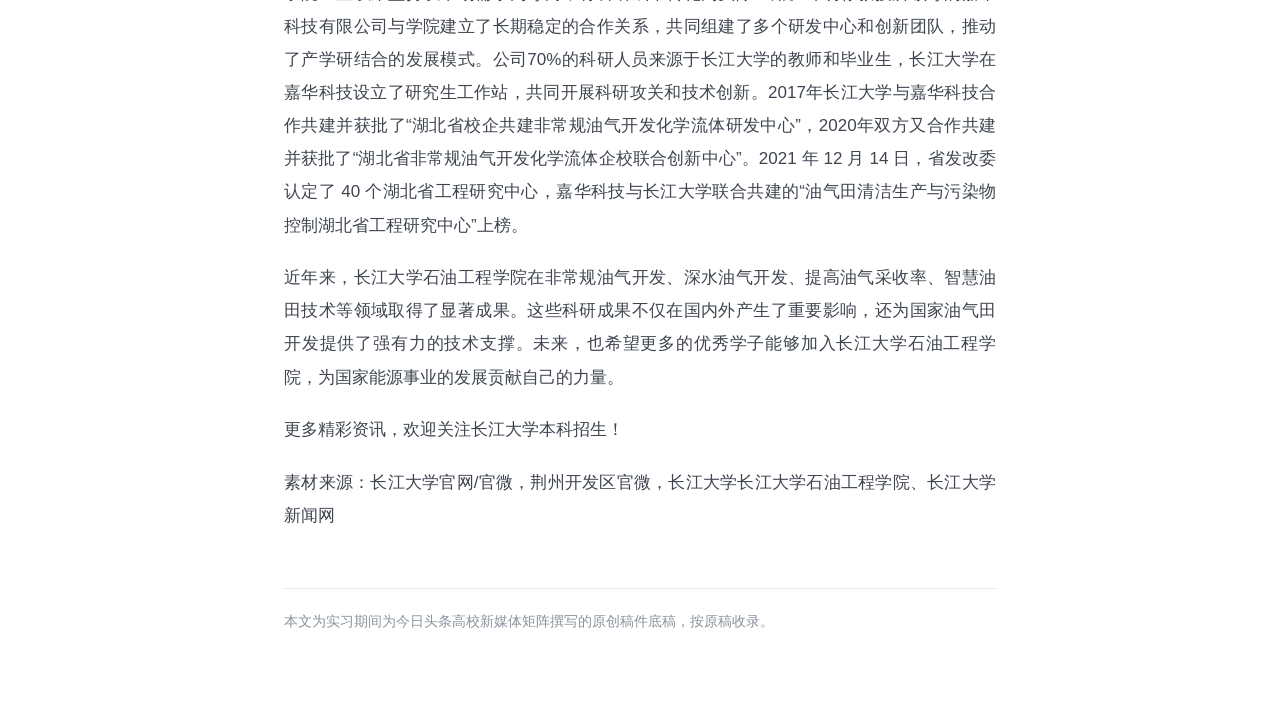
<file: assets/articles/toutiao-yangtze-gas.html>
<!DOCTYPE html>
<html lang="zh-CN">
<head>
<meta charset="UTF-8" />
<meta name="viewport" content="width=device-width, initial-scale=1" />
<title>开发「未来能源」，推动技术国产化——湖北这位教授与高校把科技成果写在祖国油气田里 · 任建康作品</title>
<link rel="stylesheet" href="../css/article.css" />
</head>
<body>
<header class="bar">
  <a href="../../index.html#article">← 返回作品集</a>
  <span>今日头条 · 高校新媒体矩阵</span>
</header>
<main class="container">
  <h1>开发「未来能源」，推动技术国产化——湖北这位教授与高校把科技成果写在祖国油气田里</h1>
  <p class="meta">今日头条 · 高校新媒体矩阵 ｜ 2024 ｜ 作者：任建康</p>
  <div class="body">
    <p>在能源领域，页岩气的开发被视为未来能源发展的重要方向之一。而在这个领域中，长江大学石油工程学院便有着亮眼的表现，在许明标教授的引领带领下长江大学石油工程学院的部分科研工作紧密围绕国家重大需求和产业前沿展开，致力于将科研成果应用于实际油气田开发中，为我国能源安全提供了重要保障。</p>
    <p>https://mp.weixin.qq.com/s/oktLsf7YgedPA327S_7bJQ</p>
    <p>2006年，许明标教授与同事共同创办了嘉华科技有限公司，专注于油气田开发应用流体技术和新材料的研究。在油气钻井完井液及固井水泥浆技术方面，嘉华科技取得了显著成果，尤其是在非常规页岩气开发用油基钻井液领域处于国内领先地位。公司开发的技术在页岩气领域取得了重大突破，解决了许多关键技术难题。</p>
    <p>https://mp.weixin.qq.com/s/oktLsf7YgedPA327S_7bJQ</p>
    <p>又于2011年，中石化在涪陵页岩气田的钻探过程中遇到了国外技术水土不服的问题，严重影响了项目进展。许明标教授带领团队经过艰苦攻关，成功实现了油基钻井液的国产化。这不仅大幅降低了钻井成本，还推动了国产技术的大规模应用，显著提升了我国在页岩气开发领域的自主创新能力。许教授团队研发的油基钻井液技术，从第一代发展到第五代，成功应用于全国1000余口油气井的钻井施工，为我国能源开发提供了强有力的技术支持。</p>
    <p>在科研方面取得卓越成就的同时，许明标教授在教学上也倾注了大量心血，教授自身也是荆州市第二届突出贡献人才奖、“荆州市科技成果推广带头人”、湖北省高价值专利大赛金奖、“全国优秀教师”荆楚好老师”的获奖者。教授常年奔波于油气田现场和课堂之间，为本科生和研究生讲授专业课程，并积极指导学生开展科研实践。他的教学方法和科研成果深受学生和同行的高度评价，成为长江大学石油工程学院的教学典范。教授和创办的公司，先后向长江大学捐资超400万元。</p>
    <p>许明标教授所在的长江大学是湖北省人民政府与国家农业农村部、中国石油天然气集团公司等共建的高校，也是湖北省重点建设的骨干高校，是省属规模最大、学科最全的综合性大学。教授所在的石油工程学院是长江大学办学实力最强的学院之一。学院现有专任教师120人，其中教授29人，副教授54人，具有博士学位的人员占专任教师的85%。学院注重引进和培养高层次人才，现有省部级以上全职类人才计划18人，包括全国优秀教师、国家优秀青年基金获得者等。学院还聘请了多位特聘教授和双聘院士，进一步提升了师资队伍的整体水平。</p>
    <p>学院设有油气井工程、油气田开发工程、油气田化学工程、油气储运工程、海洋油气工程和新能源科学与工程六个系，开设了石油工程、海洋油气工程、油气储运工程、新能源科学与工程等五个本科专业，石油工程专业先后被评为国家特色专业和国家级一流专业建设点，油气储运工程专业和海洋油气工程专业也分别获评湖北省一流专业建设点。学院还设有多个国家级和省级研究平台，如油气钻井技术国家工程实验室、国家稠（重）油开采研发中心等。这些平台为学院的科研和教学提供了坚实的保障，形成了在油气钻井技术、油气田开发理论与应用、非常规油气开发等领域的优势研究方向和特色。</p>
    <p>学院一直以来坚持以市场需求为导向，将科研成果转化为实际应用。许明标教授所领导的嘉华科技有限公司与学院建立了长期稳定的合作关系，共同组建了多个研发中心和创新团队，推动了产学研结合的发展模式。公司70%的科研人员来源于长江大学的教师和毕业生，长江大学在嘉华科技设立了研究生工作站，共同开展科研攻关和技术创新。2017年长江大学与嘉华科技合作共建并获批了“湖北省校企共建非常规油气开发化学流体研发中心”，2020年双方又合作共建并获批了“湖北省非常规油气开发化学流体企校联合创新中心”。2021 年 12 月 14 日，省发改委认定了 40 个湖北省工程研究中心，嘉华科技与长江大学联合共建的“油气田清洁生产与污染物控制湖北省工程研究中心”上榜。</p>
    <p>近年来，长江大学石油工程学院在非常规油气开发、深水油气开发、提高油气采收率、智慧油田技术等领域取得了显著成果。这些科研成果不仅在国内外产生了重要影响，还为国家油气田开发提供了强有力的技术支撑。未来，也希望更多的优秀学子能够加入长江大学石油工程学院，为国家能源事业的发展贡献自己的力量。</p>
    <p>更多精彩资讯，欢迎关注长江大学本科招生！</p>
    <p>素材来源：长江大学官网/官微，荆州开发区官微，长江大学长江大学石油工程学院、长江大学新闻网</p>
  </div>
  <p class="foot">本文为实习期间为今日头条高校新媒体矩阵撰写的原创稿件底稿，按原稿收录。</p>
</main>
</body>
</html>
</file>
<file: assets/css/style.css>
/* ==========================================================================
   任建康 · 个人作品集  ·  样式表 v2
   --------------------------------------------------------------------------
   设计语言：灰阶、留白、大字号、细线分隔（编辑式极简排版）
   目标设备：平板横屏（1024×768 / 1180×820）为主要演示环境
   约束：不依赖任何 CDN；不依赖鼠标悬停；触屏可直接点
   ========================================================================== */

/* ---------- 1. 设计变量 ---------- */
:root {
  /* 底色用微暖的纸白，比纯白耐看，长时间看不刺眼 */
  --bg: #faf8f4;
  --bg-elevated: #ffffff;
  --text: #16171a;
  --text-muted: #4f5357;
  --text-faint: #85837d;
  --line: #e9e5dc;
  --line-strong: #d6d0c4;

  /* 唯一强调色：低饱和墨绿，只出现在可交互状态与少量点缀 */
  --accent: #2f4a44;
  --accent-soft: rgba(47, 74, 68, 0.09);

  /* 卡片柔和投影，替代纯靠描边 */
  --shadow-card: 0 1px 2px rgba(30, 28, 24, 0.04), 0 8px 20px -16px rgba(30, 28, 24, 0.18);

  --radius: 6px;
  --radius-lg: 10px;

  --wrap: 1000px;          /* 内容栏宽，平板上两边留足空白 */
  --gutter: 2rem;

  --font: -apple-system, BlinkMacSystemFont, "Segoe UI", Roboto,
          "Helvetica Neue", "PingFang SC", "Hiragino Sans GB",
          "Microsoft YaHei", sans-serif;

  --ease: cubic-bezier(0.4, 0.18, 0.2, 1);
}

/* ---------- 2. 基础 ---------- */
* { margin: 0; padding: 0; box-sizing: border-box; }

html {
  scroll-behavior: smooth;
  -webkit-text-size-adjust: 100%;
}

body {
  font-family: var(--font);
  font-size: 17px;
  line-height: 1.75;
  color: var(--text);
  background: var(--bg);
  -webkit-font-smoothing: antialiased;
}

img, video { display: block; max-width: 100%; height: auto; }
a { color: inherit; text-decoration: none; }
button { font: inherit; cursor: pointer; border: none; background: none; color: inherit; }
ul, ol { list-style: none; }
[hidden] { display: none !important; }

::selection { background: #1a1a1a; color: #fff; }

.wrap {
  width: 100%;
  max-width: var(--wrap);
  margin: 0 auto;
  padding: 0 var(--gutter);
}

.skip-link {
  position: absolute;
  left: -9999px;
  top: 0;
  background: var(--text);
  color: #fff;
  padding: 0.75rem 1.25rem;
  border-radius: var(--radius);
  z-index: 999;
}
.skip-link:focus { left: 1rem; top: 1rem; }

:focus-visible {
  outline: 2px solid var(--text);
  outline-offset: 3px;
  border-radius: 3px;
}

/* ---------- 3. 顶栏 ---------- */
.site-header {
  position: fixed;
  top: 0; left: 0; right: 0;
  z-index: 50;
  background: linear-gradient(to bottom, rgba(250, 250, 250, 0.94), rgba(250, 250, 250, 0));
  pointer-events: none;
}

.header__inner {
  display: flex;
  align-items: center;
  justify-content: space-between;
  gap: 1.5rem;
  padding-top: 1.1rem;
  padding-bottom: 1.1rem;
  pointer-events: auto;
}

.brand {
  display: inline-flex;
  align-items: center;
  gap: 0.55rem;
  font-size: 0.95rem;
  font-weight: 600;
  letter-spacing: 0.02em;
}

.brand__dot {
  width: 6px;
  height: 6px;
  border-radius: 50%;
  background: var(--text);
  flex: none;
}

.nav {
  display: flex;
  align-items: center;
  gap: 1.6rem;
  margin-left: auto;
}

.nav__link {
  position: relative;
  font-size: 0.875rem;
  color: var(--text-muted);
  padding: 0.4rem 0;
  letter-spacing: 0.02em;
  transition: color 0.2s var(--ease);
}

.nav__link::after {
  content: "";
  position: absolute;
  left: 0; right: 0; bottom: 0;
  height: 1px;
  background: var(--accent);
  transform: scaleX(0);
  transform-origin: left;
  transition: transform 0.3s var(--ease);
}

.nav__link:hover,
.nav__link.is-active { color: var(--accent); }

.nav__link:hover::after,
.nav__link.is-active::after { transform: scaleX(1); }

.header__actions { display: flex; align-items: center; gap: 0.75rem; }

.nav-toggle { display: none; width: 40px; height: 40px; flex-direction: column; justify-content: center; align-items: center; gap: 5px; }
.nav-toggle span { display: block; height: 1.5px; width: 22px; background: var(--text); transition: transform 0.25s var(--ease), opacity 0.2s; }

/* ---------- 4. 按钮 ---------- */
.btn {
  display: inline-flex;
  align-items: center;
  justify-content: center;
  gap: 0.4rem;
  min-height: 44px;
  padding: 0 1.35rem;
  border-radius: var(--radius);
  border: 1px solid var(--line-strong);
  background: var(--bg-elevated);
  font-size: 0.9rem;
  letter-spacing: 0.02em;
  transition: background 0.2s var(--ease), border-color 0.2s var(--ease), color 0.2s var(--ease);
}

.btn:hover { border-color: var(--text); }

.btn--primary {
  background: var(--accent);
  border-color: var(--accent);
  color: #fff;
}
.btn--primary:hover { background: #243a35; border-color: #243a35; }

.btn--sm { min-height: 36px; padding: 0 1rem; font-size: 0.85rem; }

/* ---------- 5. 首屏 ---------- */
/* ---------- 5. 三栏骨架 ---------- */
.shell {
  display: grid;
  grid-template-columns: 216px minmax(0, 1fr) 152px;
  gap: 2.75rem;
  max-width: 1240px;
  padding-top: 5.5rem;
  padding-bottom: 2rem;
  align-items: start;
}

.rail { position: sticky; top: 6rem; align-self: start; }

/* 左栏：个人档案 */
.profile {
  display: flex;
  flex-direction: column;
}

.profile__name {
  font-size: 1.05rem;
  font-weight: 700;
  letter-spacing: -0.01em;
  margin-top: 1.15rem;
}

.profile__meta {
  margin-top: 0.4rem;
  font-size: 0.78rem;
  color: var(--text-faint);
  line-height: 1.6;
}

.profile .highlights { margin-top: 1.25rem; gap: 0.6rem; }

.profile__links {
  display: flex;
  gap: 0.45rem;
  margin-top: 1.5rem;
  padding-top: 1.15rem;
  border-top: 1px solid var(--line);
}

.profile__link {
  display: inline-flex;
  align-items: center;
  justify-content: center;
  width: 34px; height: 34px;
  border-radius: 50%;
  border: 1px solid var(--line);
  font-size: 0.72rem;
  color: var(--text-muted);
  background: var(--bg-elevated);
  transition: border-color 0.2s var(--ease), color 0.2s var(--ease);
}

.profile__link:hover { border-color: var(--text); color: var(--text); }

/* 右栏：页内目录 */
.index { display: flex; flex-direction: column; gap: 0.15rem; }

.index__title {
  font-size: 0.68rem;
  letter-spacing: 0.18em;
  text-transform: uppercase;
  color: var(--text-faint);
  margin-bottom: 0.75rem;
}

.index__link {
  position: relative;
  padding: 0.34rem 0 0.34rem 0.85rem;
  font-size: 0.875rem;
  color: var(--text-faint);
  line-height: 1.4;
  letter-spacing: 0.02em;
  transition: color 0.2s var(--ease);
}

.index__link::before {
  content: "";
  position: absolute;
  left: 0; top: 0.42rem; bottom: 0.42rem;
  width: 2px;
  background: var(--line);
  border-radius: 2px;
  transition: background 0.2s var(--ease);
}

.index__link:hover { color: var(--text-muted); }

.index__link.is-active { color: var(--accent); }
.index__link.is-active::before { background: var(--accent); }

.nav__link--ext,
.index__link--ext { color: var(--text-muted); }

.index__link--ext {
  padding-left: 0.85rem;
  font-size: 0.875rem;
  white-space: nowrap;
  letter-spacing: 0.02em;
}

/* 与上面几项同版式：保留左侧竖线，间距一致 */
.index__link--ext::before { background: var(--line); }

/* ---------- 5b. 首屏 ---------- */
.hero {
  min-height: 82vh;
  display: flex;
  flex-direction: column;
  justify-content: center;
  padding-bottom: 1rem;
}

.avatar {
  width: 100%;
  aspect-ratio: 3 / 4;
  border-radius: var(--radius);
  background: #f0f0f0 center/cover no-repeat;
  display: flex;
  align-items: center;
  justify-content: center;
  font-size: 3rem;
  font-weight: 600;
  color: #c8c8c8;
  margin-bottom: 1.25rem;
  overflow: hidden;
}

.avatar img { width: 100%; height: 100%; object-fit: cover; }

.highlights { display: flex; flex-direction: column; gap: 0.7rem; }

.highlights li {
  position: relative;
  padding-left: 1rem;
  font-size: 0.85rem;
  line-height: 1.6;
  color: var(--text-muted);
}

.highlights li::before {
  content: "";
  position: absolute;
  left: 0; top: 0.62em;
  width: 5px; height: 5px;
  border-radius: 50%;
  background: var(--line-strong);
}

.eyebrow {
  font-size: 0.72rem;
  letter-spacing: 0.18em;
  text-transform: uppercase;
  color: var(--text-faint);
  margin-bottom: 1rem;
}

.hero__name {
  font-size: clamp(2.6rem, 5.2vw, 4.2rem);
  line-height: 1.08;
  font-weight: 700;
  letter-spacing: -0.02em;
  margin-bottom: 1rem;
}

.hero__title {
  font-size: 1.0625rem;
  color: var(--text-muted);
  white-space: pre-line;
  line-height: 1.7;
}

.hero__tagline {
  margin-top: 1rem;
  font-size: 1.05rem;
  color: var(--text);
  max-width: 34em;
}

.hero__metrics {
  display: flex;
  flex-wrap: wrap;
  gap: 2.5rem;
  margin-top: 2rem;
  padding-top: 1.75rem;
  border-top: 1px solid var(--line);
}

.hero__metric-num {
  display: block;
  font-size: 1.9rem;
  font-weight: 700;
  line-height: 1.15;
  letter-spacing: -0.02em;
}

.hero__metric-label {
  display: block;
  margin-top: 0.3rem;
  font-size: 0.8rem;
  color: var(--text-faint);
  letter-spacing: 0.04em;
}

.hero__avail {
  margin-top: 1.5rem;
  font-size: 0.875rem;
  color: var(--text-muted);
}

.hero__actions {
  display: flex;
  flex-wrap: wrap;
  gap: 0.75rem;
  margin-top: 2rem;
}

/* 首屏三个快捷入口 */
.hero__jumps { margin-top: 4rem; }

.hero__jumps-grid {
  display: grid;
  grid-template-columns: repeat(3, 1fr);
  gap: 1.25rem;
}

.jcard {
  position: relative;
  display: flex;
  flex-direction: column;
  background: var(--bg-elevated);
  border: 1px solid var(--line);
  border-radius: var(--radius-lg);
  overflow: hidden;
  transition: border-color 0.2s var(--ease), transform 0.2s var(--ease);
}

.jcard:hover { border-color: var(--line-strong); transform: translateY(-2px); }

.jcard .thumb { aspect-ratio: 16 / 10; }

.jcard__body { padding: 1rem 1.1rem 1.15rem; }

.jcard__title {
  font-size: 0.98rem;
  font-weight: 600;
  line-height: 1.45;
}

.jcard__note {
  margin-top: 0.3rem;
  font-size: 0.8rem;
  color: var(--text-faint);
}

.jcard__go {
  margin-top: 0.85rem;
  font-size: 0.8rem;
  color: var(--text-muted);
}

/* ---------- 6. 通用板块 ---------- */
.section {
  padding: 6rem 0;
  border-top: 1px solid var(--line);
}

.section__head {
  max-width: 46rem;
  margin-bottom: 3rem;
}

.kicker {
  font-size: 0.72rem;
  letter-spacing: 0.18em;
  text-transform: uppercase;
  color: var(--text-faint);
  margin-bottom: 0.9rem;
}

.section__title {
  font-size: clamp(1.75rem, 3vw, 2.6rem);
  line-height: 1.2;
  font-weight: 700;
  letter-spacing: -0.015em;
}

.section__desc {
  margin-top: 0.9rem;
  color: var(--text-muted);
  font-size: 1rem;
}

/* 滚动出现动画：幅度小、时间短，避免现场滑动时内容空白 */
.reveal {
  opacity: 0;
  transform: translateY(10px);
  transition: opacity 0.45s var(--ease), transform 0.45s var(--ease);
}
.reveal.is-visible { opacity: 1; transform: none; }

@media (prefers-reduced-motion: reduce) {
  html { scroll-behavior: auto; }
  .reveal { opacity: 1; transform: none; transition: none; }
}

/* ---------- 7. 关于我 ---------- */
.stats {
  display: grid;
  grid-template-columns: repeat(auto-fit, minmax(150px, 1fr));
  gap: 1.5rem;
  padding: 2rem 0;
  margin-bottom: 2.5rem;
  border-top: 1px solid var(--line);
  border-bottom: 1px solid var(--line);
}

.stat__num {
  display: block;
  font-size: 2rem;
  font-weight: 700;
  line-height: 1.15;
  letter-spacing: -0.02em;
}

.stat__label {
  display: block;
  margin-top: 0.3rem;
  font-size: 0.82rem;
  color: var(--text-faint);
}

.about__body { max-width: 46rem; }

.about__body p {
  margin-bottom: 1.35rem;
  color: var(--text-muted);
  line-height: 1.85;
}

.about__body p:last-child { margin-bottom: 0; }

/* ---------- 8. 筛选标签 ---------- */
.chips {
  display: flex;
  flex-wrap: wrap;
  gap: 0.6rem;
  margin-bottom: 2rem;
}

.chip {
  min-height: 36px;
  padding: 0 0.95rem;
  border-radius: 999px;
  border: 1px solid var(--line);
  background: var(--bg-elevated);
  font-size: 0.85rem;
  color: var(--text-muted);
  display: inline-flex;
  align-items: center;
  transition: all 0.2s var(--ease);
}

.chip:hover { border-color: var(--line-strong); color: var(--text); }

.chip.is-active {
  background: var(--accent);
  border-color: var(--accent);
  color: #fff;
}

/* ---------- 9. 作品网格与卡片 ---------- */
.grid {
  display: grid;
  grid-template-columns: repeat(3, 1fr);
  gap: 1.5rem;
}

.card {
  display: flex;
  flex-direction: column;
  background: var(--bg-elevated);
  border: 1px solid var(--line);
  border-radius: var(--radius-lg);
  overflow: hidden;
  transition: border-color 0.2s var(--ease), transform 0.2s var(--ease);
}

.card:hover { border-color: var(--line-strong); transform: translateY(-2px); }

.thumb {
  position: relative;
  aspect-ratio: 16 / 10;
  background: #f0f0f0;
  overflow: hidden;
}

.thumb__img {
  width: 100%;
  height: 100%;
  object-fit: cover;
  transition: transform 0.5s var(--ease);
}

.card:hover .thumb__img { transform: scale(1.03); }

.thumb__ph {
  width: 100%; height: 100%;
  display: flex; align-items: center; justify-content: center;
  color: #bfbfbf;
  font-size: 0.85rem;
}

.thumb__play {
  position: absolute;
  inset: 0;
  margin: auto;
  width: 52px; height: 52px;
  border-radius: 50%;
  background: rgba(255, 255, 255, 0.92);
  display: flex; align-items: center; justify-content: center;
  color: var(--text);
  font-size: 0.95rem;
  box-shadow: 0 2px 12px rgba(0, 0, 0, 0.14);
}

.thumb__badge {
  position: absolute;
  left: 0.75rem; top: 0.75rem;
  padding: 0.2rem 0.55rem;
  border-radius: 4px;
  background: rgba(255, 255, 255, 0.94);
  font-size: 0.72rem;
  color: var(--text-muted);
  letter-spacing: 0.04em;
}

.thumb__badge--pending { color: #b08900; }

.thumb__jump {
  position: absolute;
  right: 0.75rem; top: 0.75rem;
  padding: 0.2rem 0.55rem;
  border-radius: 4px;
  background: rgba(26, 26, 26, 0.82);
  color: #fff;
  font-size: 0.72rem;
}

.card__body {
  display: flex;
  flex-direction: column;
  flex: 1;
  padding: 1.15rem 1.25rem 1.3rem;
}

.card__title {
  font-size: 1rem;
  font-weight: 600;
  line-height: 1.45;
}

.card__desc {
  margin-top: 0.5rem;
  font-size: 0.875rem;
  color: var(--text-muted);
  line-height: 1.65;
}

.card__meta {
  margin-top: 0.7rem;
  font-size: 0.78rem;
  color: var(--text-faint);
}

.card__tags { display: flex; flex-wrap: wrap; gap: 0.4rem; margin-top: 0.85rem; }

.card__tag,
.tag {
  display: inline-flex;
  align-items: center;
  padding: 0.15rem 0.55rem;
  border-radius: 4px;
  background: #f3f3f3;
  font-size: 0.74rem;
  color: var(--text-muted);
}

.card__foot {
  margin-top: auto;
  padding-top: 0.9rem;
  font-size: 0.8rem;
  color: var(--text-muted);
}

/* ---------- 10. 时间线 ---------- */
.timeline {
  display: flex;
  flex-direction: column;
  border-top: 1px solid var(--line);
}

.exp {
  padding: 1.9rem 0;
  border-bottom: 1px solid var(--line);
}

.exp__top {
  display: flex;
  align-items: baseline;
  justify-content: space-between;
  gap: 1.5rem;
}

.exp__left { min-width: 0; }

.exp__period {
  display: block;
  font-size: 0.85rem;
  color: var(--text-faint);
  letter-spacing: 0.02em;
  white-space: nowrap;
  font-variant-numeric: tabular-nums;
}

.exp__org {
  display: block;
  margin-top: 0.5rem;
  font-size: 0.9rem;
  color: var(--text-muted);
}

.exp__role {
  font-size: 1.15rem;
  font-weight: 600;
  line-height: 1.4;
}

.exp__points {
  margin-top: 0.9rem;
  display: flex;
  flex-direction: column;
  gap: 0.55rem;
}

.exp__points li {
  position: relative;
  padding-left: 1rem;
  font-size: 0.9rem;
  color: var(--text-muted);
  line-height: 1.7;
}

.exp__points li::before {
  content: "";
  position: absolute;
  left: 0; top: 0.7em;
  width: 5px; height: 5px;
  border-radius: 50%;
  background: var(--line-strong);
}

.exp__link {
  display: inline-flex;
  align-items: center;
  margin-top: 0.9rem;
  padding: 0.35rem 0.85rem;
  border: 1px solid var(--line-strong);
  border-radius: var(--radius);
  font-size: 0.82rem;
  color: var(--text-muted);
  background: var(--bg-elevated);
  transition: border-color 0.2s var(--ease), color 0.2s var(--ease);
}

.exp__link:hover { border-color: var(--text); color: var(--text); }

/* ---------- 11. 方法与工具 ---------- */
.methods {
  display: grid;
  grid-template-columns: repeat(3, 1fr);
  gap: 1.5rem;
}

.method {
  background: var(--bg-elevated);
  border: 1px solid var(--line);
  border-radius: var(--radius-lg);
  padding: 1.4rem 1.35rem 1.5rem;
}

.method__no {
  display: block;
  font-size: 0.72rem;
  letter-spacing: 0.18em;
  color: var(--text-faint);
  font-variant-numeric: tabular-nums;
}

.method__title {
  margin-top: 0.55rem;
  font-size: 1.02rem;
  font-weight: 600;
  line-height: 1.45;
}

.method__points {
  margin-top: 0.95rem;
  display: flex;
  flex-direction: column;
  gap: 0.55rem;
}

.method__points li {
  position: relative;
  padding-left: 0.95rem;
  font-size: 0.875rem;
  color: var(--text-muted);
  line-height: 1.7;
}

.method__points li::before {
  content: "";
  position: absolute;
  left: 0; top: 0.68em;
  width: 4px; height: 4px;
  border-radius: 50%;
  background: var(--line-strong);
}

@media (max-width: 999px) {
  .methods { grid-template-columns: 1fr; }
}

/* 佐证图（放在卡片里，点开看大图） */
.method__fig {
  margin-top: 1rem;
  padding-top: 1rem;
  border-top: 1px solid var(--line);
}

.method__fig img {
  width: 100%;
  display: block;
  border-radius: var(--radius);
  border: 1px solid var(--line);
  cursor: zoom-in;
  background: #111;
}

.method__fig figcaption {
  margin-top: 0.5rem;
  font-size: 0.72rem;
  line-height: 1.5;
  color: var(--text-faint);
}

/* 图片放大层 */
.lightbox {
  position: fixed;
  inset: 0;
  z-index: 320;
  display: flex;
  align-items: center;
  justify-content: center;
  padding: 2rem;
}

.lightbox__backdrop {
  position: absolute;
  inset: 0;
  background: rgba(14, 14, 14, 0.86);
}

.lightbox__panel {
  position: relative;
  max-width: 96vw;
  max-height: 92vh;
  display: flex;
  flex-direction: column;
  align-items: center;
}

.lightbox__panel img {
  max-width: 100%;
  max-height: 84vh;
  width: auto;
  border-radius: var(--radius);
  box-shadow: 0 24px 60px rgba(0, 0, 0, 0.4);
}

.lightbox__panel figcaption {
  margin-top: 0.9rem;
  font-size: 0.82rem;
  color: #d6d3cc;
  text-align: center;
}

.lightbox__close {
  position: absolute;
  top: -2.4rem;
  right: 0;
  width: 36px; height: 36px;
  border-radius: 50%;
  background: rgba(255, 255, 255, 0.14);
  color: #fff;
  display: flex; align-items: center; justify-content: center;
}

/* ---------- 11b. 技能 ---------- */
.skills {
  display: grid;
  grid-template-columns: repeat(auto-fit, minmax(240px, 1fr));
  gap: 2rem;
  margin-top: 2.5rem;
  padding-top: 2.5rem;
  border-top: 1px solid var(--line);
}

.skill__title {
  font-size: 0.95rem;
  font-weight: 600;
  margin-bottom: 0.9rem;
}

.skill__items { display: flex; flex-wrap: wrap; gap: 0.45rem; }

.skill__items span {
  display: inline-flex;
  align-items: center;
  padding: 0.25rem 0.7rem;
  border: 1px solid var(--line);
  border-radius: 999px;
  font-size: 0.8rem;
  color: var(--text-muted);
  background: var(--bg-elevated);
}

/* ---------- 12. 联系方式 ---------- */
.socials {
  display: grid;
  grid-template-columns: repeat(auto-fit, minmax(260px, 1fr));
  gap: 1rem;
}

.social {
  display: flex;
  align-items: center;
  gap: 0.9rem;
  padding: 1.1rem 1.25rem;
  background: var(--bg-elevated);
  border: 1px solid var(--line);
  border-radius: var(--radius-lg);
  transition: border-color 0.2s var(--ease);
}

.social:hover { border-color: var(--line-strong); }

.social__icon {
  width: 38px; height: 38px;
  flex: none;
  border-radius: var(--radius);
  background: #f3f3f3;
  display: flex; align-items: center; justify-content: center;
  font-size: 0.8rem;
  color: var(--text-muted);
}

.social__info { min-width: 0; }

.social__name {
  display: block;
  font-size: 0.85rem;
  color: var(--text-faint);
}

.social__handle {
  display: block;
  font-size: 0.95rem;
  word-break: break-all;
}

.social--pending { opacity: 0.6; }

/* ---------- 13. 弹层 ---------- */
.modal {
  position: fixed;
  inset: 0;
  z-index: 200;
  display: flex;
  align-items: center;
  justify-content: center;
  padding: 2rem;
}

.modal__backdrop {
  position: absolute;
  inset: 0;
  background: rgba(16, 16, 16, 0.72);
  backdrop-filter: blur(3px);
}

.modal__panel {
  position: relative;
  width: min(940px, 100%);
  max-height: 88vh;
  overflow: auto;
  background: var(--bg-elevated);
  border-radius: var(--radius-lg);
  padding: 1.5rem;
}

.modal__close {
  position: absolute;
  top: 0.85rem; right: 0.95rem;
  width: 40px; height: 40px;
  border-radius: 50%;
  background: #f3f3f3;
  font-size: 1rem;
  display: flex; align-items: center; justify-content: center;
  z-index: 2;
}

.modal__media {
  border-radius: var(--radius);
  overflow: hidden;
  background: #000;
  margin-bottom: 1.25rem;
}

.modal__media video,
.modal__media img { width: 100%; height: auto; }

.modal__media--portrait { max-width: 420px; margin-left: auto; margin-right: auto; }

.modal__cover {
  width: 100%;
  border-radius: var(--radius);
  margin-bottom: 1.25rem;
}

.modal__title { font-size: 1.35rem; font-weight: 700; margin-bottom: 0.75rem; }

.modal__desc { color: var(--text-muted); font-size: 0.95rem; line-height: 1.8; }

.modal__actions { display: flex; flex-wrap: wrap; gap: 0.75rem; margin-top: 1.25rem; }

/* ---------- 13b. 个人网站内嵌层 ---------- */
.embed {
  position: fixed;
  inset: 0;
  z-index: 300;
  display: flex;
  align-items: center;
  justify-content: center;
  padding: 1.5rem;
}

.embed__backdrop {
  position: absolute;
  inset: 0;
  background: rgba(16, 16, 16, 0.78);
  backdrop-filter: blur(3px);
}

.embed__panel {
  position: relative;
  display: flex;
  flex-direction: column;
  width: min(1180px, 100%);
  height: min(88vh, 900px);
  background: var(--bg-elevated);
  border-radius: var(--radius-lg);
  overflow: hidden;
  box-shadow: 0 24px 60px rgba(0, 0, 0, 0.28);
}

.embed__bar {
  display: flex;
  align-items: center;
  gap: 1rem;
  padding: 0.7rem 0.9rem 0.7rem 1.1rem;
  border-bottom: 1px solid var(--line);
  flex: none;
}

.embed__title {
  font-size: 0.85rem;
  font-weight: 600;
  letter-spacing: 0.01em;
}

.embed__ext {
  margin-left: auto;
  font-size: 0.8rem;
  color: var(--text-muted);
  padding: 0.3rem 0.6rem;
  border: 1px solid var(--line);
  border-radius: var(--radius);
}

.embed__ext:hover { border-color: var(--text); color: var(--text); }

.embed__close {
  width: 34px; height: 34px;
  flex: none;
  border-radius: 50%;
  background: #f3f3f3;
  display: flex; align-items: center; justify-content: center;
  font-size: 0.9rem;
}

.embed__frame {
  width: 100%;
  flex: 1;
  border: 0;
  background: #fff;
}

/* ---------- 14. 页脚 ---------- */
.site-footer {
  padding: 3rem 0 4rem;
  border-top: 1px solid var(--line);
}

.footer__inner {
  display: flex;
  flex-wrap: wrap;
  gap: 1rem;
  justify-content: space-between;
  font-size: 0.82rem;
  color: var(--text-faint);
}

.footer__hint { color: #b3b3b3; }

/* ---------- 15. 加载失败 ---------- */
.load-error {
  padding: 4rem 0;
  text-align: center;
  color: var(--text-muted);
}

/* ==========================================================================
   适配
   ========================================================================== */

/* 中宽屏 / 平板横屏（主要演示环境）：三栏收窄，作品两列 */
@media (max-width: 1279px) {
  .shell {
    grid-template-columns: 184px minmax(0, 1fr) 152px;
    gap: 2rem;
    max-width: 1180px;
  }
  .index__link,
  .index__link--ext { font-size: 0.78rem; }
  .section { padding: 4.5rem 0; }
  .grid { grid-template-columns: repeat(2, 1fr); gap: 1.25rem; }
  .index__link { font-size: 0.78rem; }
}

/* 平板竖屏 / 窄屏：单栏，左栏收成顶部一条 */
@media (max-width: 999px) {
  :root { --gutter: 1.5rem; }
  .shell {
    grid-template-columns: minmax(0, 1fr);
    gap: 2rem;
    padding-top: 4.5rem;
  }
  .rail { position: static; }
  .rail--right { display: none; }
  .profile {
    flex-direction: row;
    align-items: center;
    gap: 1.1rem;
    padding-bottom: 1.5rem;
    border-bottom: 1px solid var(--line);
  }
  .avatar {
    width: 88px;
    flex: none;
    aspect-ratio: 1;
    margin-bottom: 0;
    font-size: 1.6rem;
  }
  .profile .highlights,
  .profile__links { display: none; }
  .profile__name { margin-top: 0; }
  .hero { min-height: auto; padding-top: 1rem; }
  .nav { display: none; }
  .nav.is-open {
    display: flex;
    position: absolute;
    top: 100%; right: var(--gutter);
    flex-direction: column;
    align-items: flex-start;
    gap: 0.25rem;
    background: var(--bg-elevated);
    border: 1px solid var(--line);
    border-radius: var(--radius-lg);
    padding: 0.75rem 1.25rem;
    box-shadow: 0 8px 24px rgba(0, 0, 0, 0.08);
  }
  .nav-toggle { display: flex; }
  .hero__jumps-grid { grid-template-columns: 1fr; }
}

/* 手机 */
@media (max-width: 620px) {
  .grid { grid-template-columns: 1fr; }
  .hero__metrics { gap: 1.75rem; }
  .modal { padding: 0.75rem; }
  .modal__panel { padding: 1.1rem; max-height: 92vh; }
}

/* ==========================================================================
   16. 视觉细节（最后一层打磨）
   ========================================================================== */
body {
  background-image: linear-gradient(180deg, #fcfaf6 0%, var(--bg) 340px);
  background-repeat: no-repeat;
}

.card,
.jcard,
.method,
.social {
  box-shadow: var(--shadow-card);
  transition: box-shadow .25s var(--ease), transform .25s var(--ease), border-color .25s var(--ease);
}

.card:hover,
.jcard:hover,
.method:hover,
.social:hover {
  box-shadow: 0 2px 4px rgba(30, 28, 24, .05), 0 16px 32px -20px rgba(30, 28, 24, .3);
}

/* 小节英文标签前加一小段墨绿短线，代替纯灰的弱提示 */
.kicker {
  display: flex;
  align-items: center;
  gap: .55rem;
}

.kicker::before {
  content: "";
  width: 16px;
  height: 1px;
  background: var(--accent);
  opacity: .5;
  flex: none;
}

.section__title { letter-spacing: -.02em; }

.hero__name { text-wrap: balance; }

/* 缩略图在触屏上也有轻微反馈 */
.card:active,
.jcard:active { transform: scale(.995); }
</file>
<file: weibo-insight/assets/style.css>
/* ============================================================
   热点讨论结构分析 · 样式
   零依赖，无外部字体 / 图标 / 框架
   ============================================================ */

:root {
  --paper: #faf8f5;
  --ink: #171512;
  --ink-soft: #3d3833;
  --muted: #7c736a;
  --line: #e8e2da;
  --card: #ffffff;
  --accent: #d94f2b;
  --accent-soft: #f6e2da;
  --cool: #2f6f6a;
  --cool-soft: #dfeae8;
  --warn-bg: #fdf6e8;
  --warn-line: #e8d5a8;
  --maxw: 1040px;
  --serif: "Songti SC", "SimSun", "Source Han Serif SC", Georgia, serif;
  --sans: "PingFang SC", "Microsoft YaHei", "Hiragino Sans GB", system-ui, sans-serif;
}

* { box-sizing: border-box; }

html { -webkit-text-size-adjust: 100%; }

body {
  margin: 0;
  background: var(--paper);
  color: var(--ink);
  font-family: var(--sans);
  font-size: 16px;
  line-height: 1.75;
  letter-spacing: .01em;
}

.wrap {
  max-width: var(--maxw);
  margin: 0 auto;
  padding: 0 24px;
}

/* ------------------------------------------------------------ hero */
.hero {
  padding: 88px 0 56px;
  border-bottom: 1px solid var(--line);
}

.eyebrow {
  font-size: 12px;
  letter-spacing: .22em;
  text-transform: uppercase;
  color: var(--accent);
  font-weight: 600;
  margin: 0 0 22px;
}

.hero h1 {
  font-family: var(--serif);
  font-size: clamp(30px, 5.2vw, 52px);
  line-height: 1.24;
  font-weight: 700;
  margin: 0 0 20px;
  letter-spacing: -.01em;
}

.hero h1 em {
  font-style: normal;
  color: var(--accent);
}

.hero .lede {
  max-width: 62ch;
  color: var(--ink-soft);
  font-size: 17px;
  margin: 0 0 34px;
}

.meta {
  display: flex;
  flex-wrap: wrap;
  gap: 8px 20px;
  font-size: 13px;
  color: var(--muted);
}

.meta span::before {
  content: "";
  display: inline-block;
  width: 5px;
  height: 5px;
  border-radius: 50%;
  background: var(--line);
  margin-right: 8px;
  vertical-align: middle;
}

/* ------------------------------------------------------------ KPI */
.kpis {
  display: grid;
  grid-template-columns: repeat(4, 1fr);
  gap: 1px;
  background: var(--line);
  border: 1px solid var(--line);
  border-radius: 4px;
  overflow: hidden;
  margin: 44px 0 0;
}

.kpi {
  background: var(--card);
  padding: 22px 20px;
}

.kpi .num {
  font-family: var(--serif);
  font-size: 32px;
  font-weight: 700;
  line-height: 1.1;
  color: var(--ink);
  font-variant-numeric: tabular-nums;
}

.kpi .num small {
  font-size: 15px;
  color: var(--muted);
  font-weight: 400;
  margin-left: 2px;
}

.kpi .label {
  font-size: 12.5px;
  color: var(--muted);
  margin-top: 8px;
  letter-spacing: .04em;
}

/* ------------------------------------------------------------ section */
.section {
  padding: 72px 0 8px;
}

.section-head {
  display: flex;
  align-items: baseline;
  gap: 16px;
  margin-bottom: 12px;
}

.section-num {
  font-family: var(--serif);
  font-size: 13px;
  color: var(--accent);
  letter-spacing: .16em;
  font-weight: 700;
  white-space: nowrap;
}

.section h2 {
  font-family: var(--serif);
  font-size: clamp(22px, 3vw, 30px);
  line-height: 1.35;
  margin: 0;
  font-weight: 700;
}

.section .takeaway {
  max-width: 68ch;
  color: var(--ink-soft);
  margin: 14px 0 30px;
  padding-left: 16px;
  border-left: 2px solid var(--accent);
}

.section .takeaway strong { color: var(--ink); }

/* ------------------------------------------------------------ chart card */
.card {
  background: var(--card);
  border: 1px solid var(--line);
  border-radius: 4px;
  padding: 26px 24px 18px;
}

.card-title {
  font-size: 13px;
  font-weight: 600;
  letter-spacing: .05em;
  color: var(--muted);
  margin: 0 0 18px;
}

.chart { display: block; width: 100%; height: auto; }

.legend {
  display: flex;
  flex-wrap: wrap;
  gap: 6px 18px;
  margin-top: 16px;
  font-size: 12.5px;
  color: var(--muted);
}

.legend i {
  display: inline-block;
  width: 10px;
  height: 10px;
  border-radius: 2px;
  margin-right: 6px;
  vertical-align: -1px;
}

.empty {
  color: var(--muted);
  font-size: 14px;
  padding: 40px 0;
  text-align: center;
}

/* ------------------------------------------------------------ 高赞评论 */
.comments {
  display: grid;
  grid-template-columns: repeat(2, 1fr);
  gap: 16px;
}

.comment {
  background: var(--card);
  border: 1px solid var(--line);
  border-radius: 4px;
  padding: 18px 20px;
  display: flex;
  flex-direction: column;
  gap: 10px;
}

.comment .text {
  font-size: 15px;
  line-height: 1.7;
  color: var(--ink);
  flex: 1;
}

.comment .foot {
  display: flex;
  flex-wrap: wrap;
  gap: 4px 14px;
  font-size: 12px;
  color: var(--muted);
  border-top: 1px dashed var(--line);
  padding-top: 10px;
}

.comment .likes {
  color: var(--accent);
  font-weight: 600;
  font-variant-numeric: tabular-nums;
}

.comment .topic {
  font-size: 12px;
  color: var(--accent);
  letter-spacing: .04em;
}

/* ------------------------------------------------------------ 方法 */
.method {
  background: var(--warn-bg);
  border: 1px solid var(--warn-line);
  border-radius: 4px;
  padding: 24px 26px;
  font-size: 14.5px;
  color: var(--ink-soft);
}

.method h3 {
  font-size: 13px;
  letter-spacing: .1em;
  color: #8a6a1f;
  margin: 0 0 14px;
  font-weight: 700;
}

.method ol { margin: 0; padding-left: 20px; }
.method li { margin-bottom: 9px; }
.method li:last-child { margin-bottom: 0; }
.method b { color: var(--ink); }

/* ------------------------------------------------------------ footer */
footer {
  margin-top: 80px;
  padding: 34px 0 60px;
  border-top: 1px solid var(--line);
  font-size: 13px;
  color: var(--muted);
}

footer .wrap { display: flex; flex-wrap: wrap; justify-content: space-between; gap: 12px; }

/* ------------------------------------------------------------ 响应式 */
@media (max-width: 820px) {
  .kpis { grid-template-columns: repeat(2, 1fr); }
  .comments { grid-template-columns: 1fr; }
  .hero { padding: 56px 0 40px; }
  .section { padding: 52px 0 8px; }
}

@media (max-width: 520px) {
  body { font-size: 15px; }
  .card { padding: 18px 14px 12px; }
  .kpi { padding: 16px 14px; }
  .kpi .num { font-size: 26px; }
}
</file>
<file: assets/css/article.css>
/* 文章阅读页样式（assets/articles/ 下的页面共用） */

:root {
  --fg: #111318;
  --fg-soft: #3f4550;
  --muted: #8b929e;
  --bg: #ffffff;
  --border: #e7e9ef;
  --accent: #2f54eb;
}

@media (prefers-color-scheme: dark) {
  :root {
    --fg: #eef1f6;
    --fg-soft: #b7bdc9;
    --muted: #868d99;
    --bg: #0e1014;
    --border: #252a34;
    --accent: #93a9ff;
  }
}

* { box-sizing: border-box; }

body {
  margin: 0;
  background: var(--bg);
  color: var(--fg);
  font-family: -apple-system, BlinkMacSystemFont, "Segoe UI", "PingFang SC",
    "Hiragino Sans GB", "Microsoft YaHei", sans-serif;
  font-size: 17px;
  line-height: 1.95;
  -webkit-font-smoothing: antialiased;
}

.bar {
  position: sticky;
  top: 0;
  z-index: 10;
  display: flex;
  flex-wrap: wrap;
  gap: 6px 20px;
  justify-content: space-between;
  align-items: center;
  padding: 12px 24px;
  background: var(--bg);
  border-bottom: 1px solid var(--border);
  font-size: 14px;
  color: var(--muted);
}

.bar a { color: var(--accent); text-decoration: none; }
.bar a:hover { text-decoration: underline; }

.container {
  max-width: 760px;
  margin: 0 auto;
  padding: 48px 24px 88px;
}

h1 {
  font-size: clamp(24px, 3.4vw, 32px);
  line-height: 1.45;
  letter-spacing: -.01em;
  margin: 0 0 18px;
}

.meta {
  margin: 0 0 34px;
  padding-bottom: 20px;
  border-bottom: 1px solid var(--border);
  font-size: 14px;
  color: var(--muted);
}

.body p {
  margin: 0 0 1.15em;
  color: var(--fg-soft);
  text-align: justify;
}

.foot {
  margin: 56px 0 0;
  padding-top: 20px;
  border-top: 1px solid var(--border);
  font-size: 13.5px;
  color: var(--muted);
}

@media (max-width: 560px) {
  body { font-size: 16px; }
  .container { padding: 32px 18px 64px; }
}
</file>
